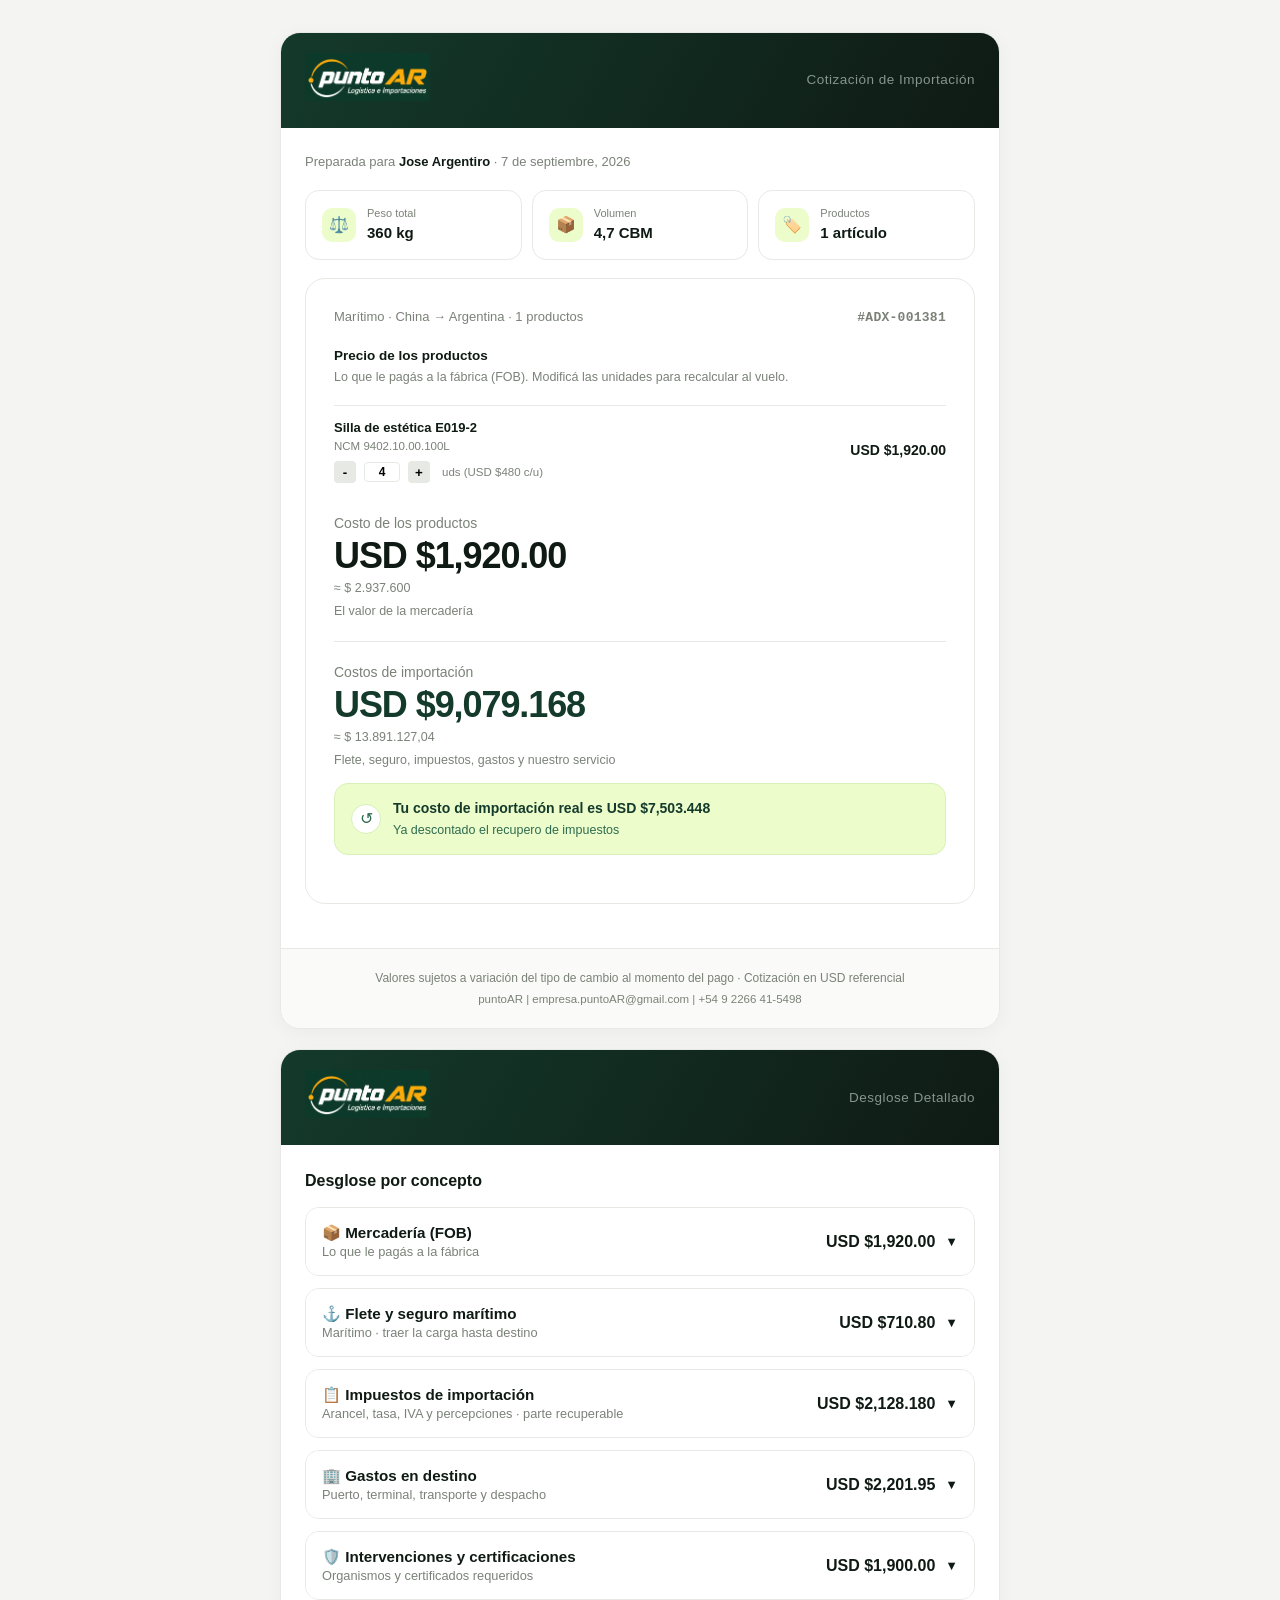
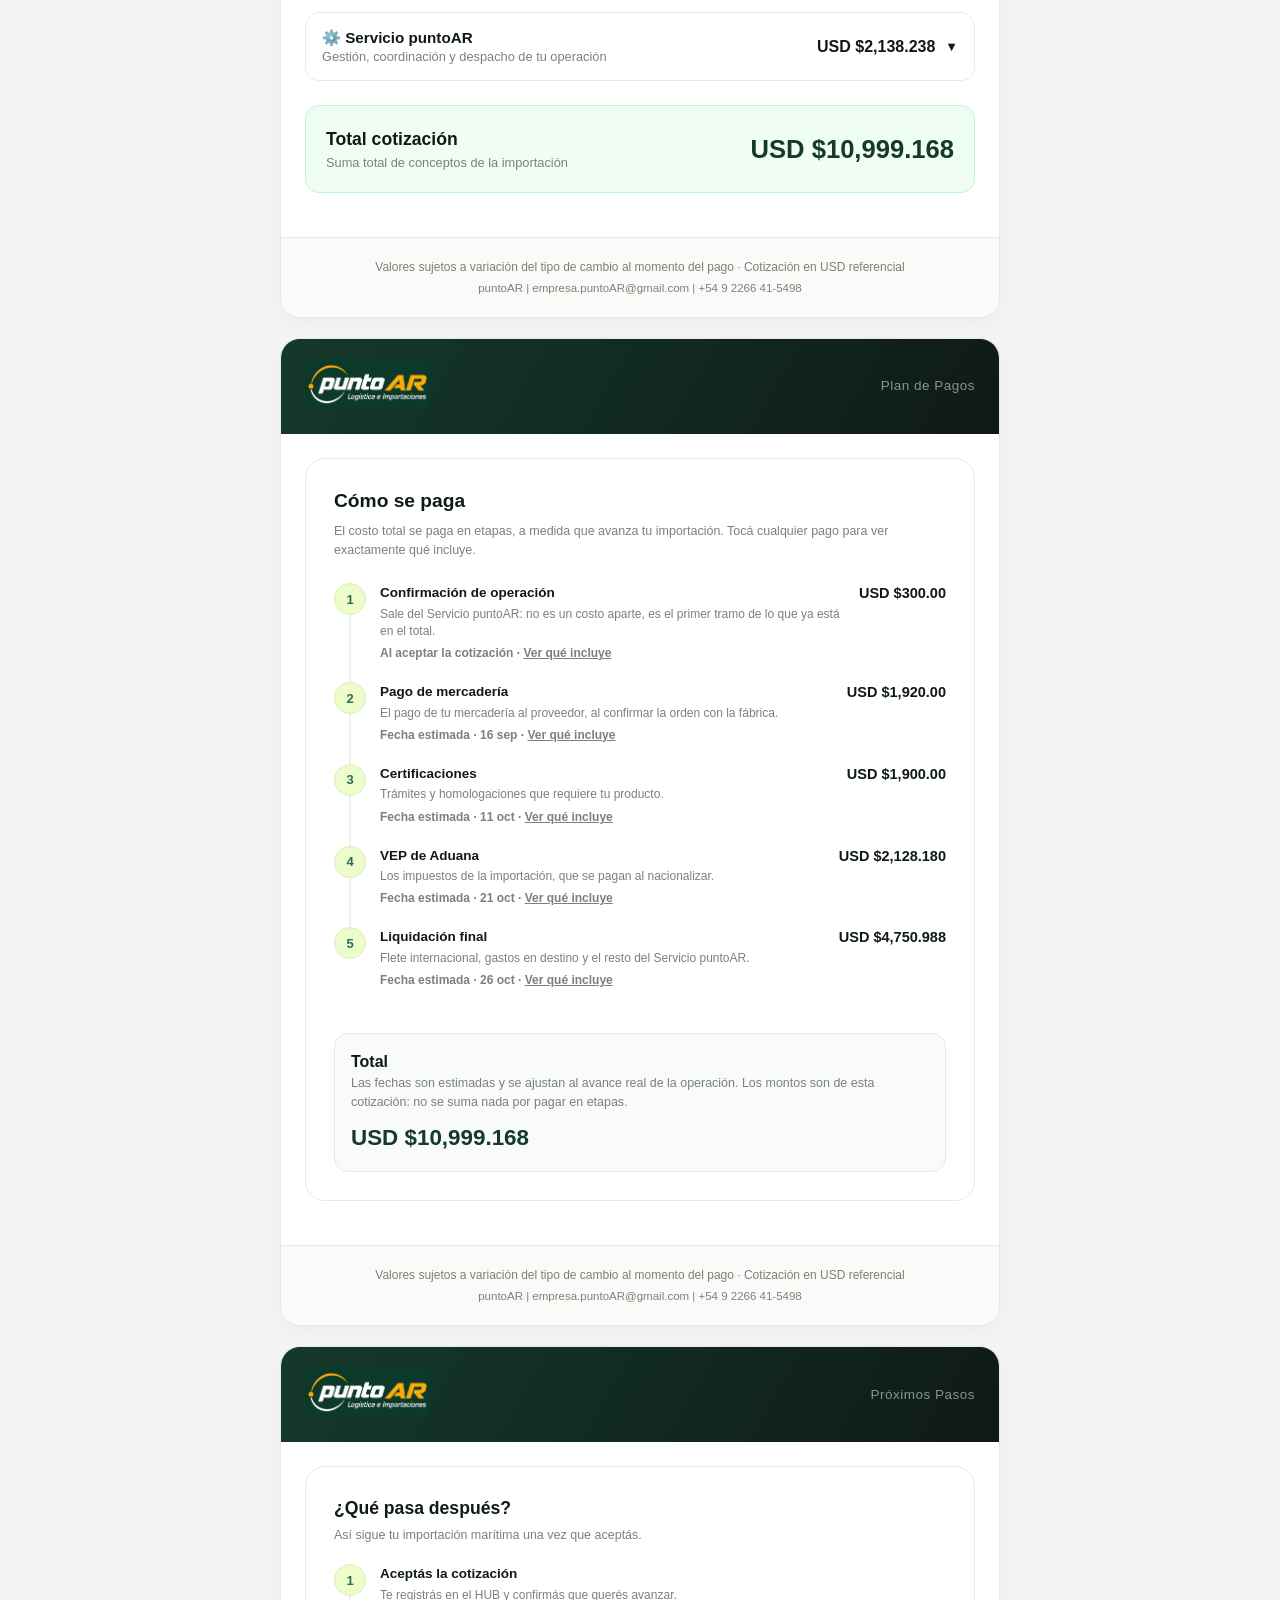
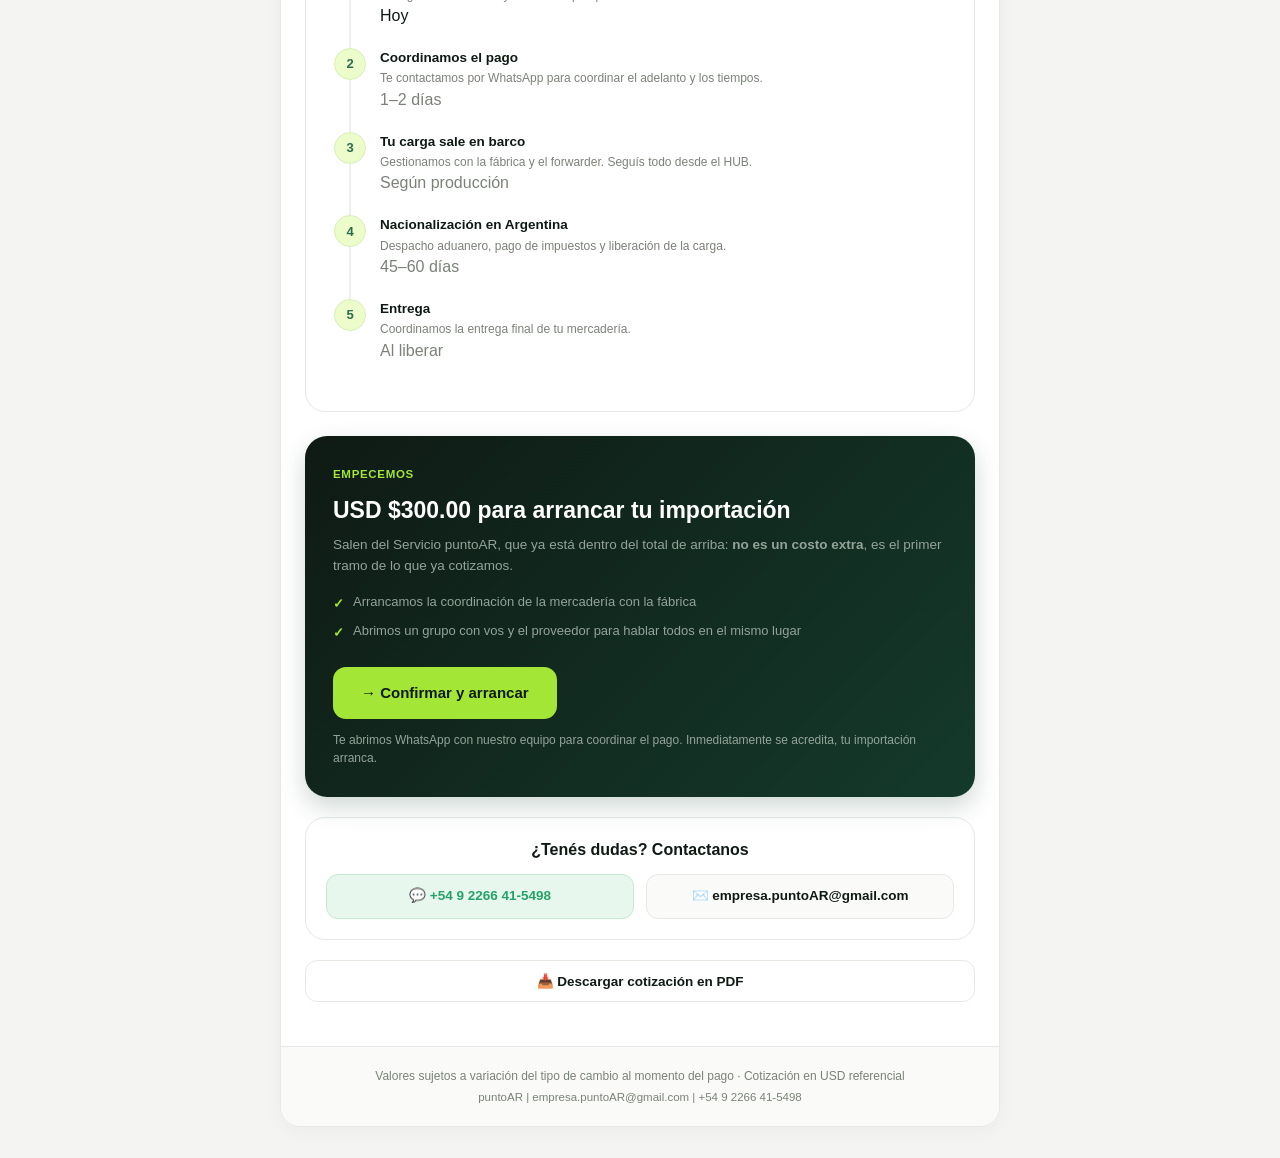
<file: index.html>
<!DOCTYPE html>
<html lang="es">
<head>
    <meta charset="UTF-8">
    <meta name="viewport" content="width=device-width, initial-scale=1.0">
    <title>Cotización e Importación - PuntoAR</title>
    <link rel="stylesheet" href="styles.css">
</head>
<body>

    <!-- Contenedor de notificaciones Toast -->
    <div id="toast-container"></div>

    <!-- ================= PÁGINA 1: RESUMEN EJECUTIVO ================= -->
    <div class="page">
        <div>
            <header>
                <div class="logo-container">
                    <img src="puntoAR_logo_placa_blanca_alargada2.png" alt="PuntoAR Logo">
                </div>
                <div class="header-title" style="font-size: 13.5px; color: rgb(148, 163, 154);">Cotización de Importación</div>
            </header>

            <div class="page-content">
                <div class="client-info">
                    Preparada para <b style="color: rgb(15, 26, 20); font-weight: 700;">Jose Argentiro</b> · 7 de septiembre, 2026
                </div>

                <!-- Tarjetas superiores -->
                <div class="summary-grid">
                    <div class="summary-card">
                        <div class="summary-icon">⚖️</div>
                        <div class="summary-info">
                            <span>Peso total</span>
                            <strong id="lbl-peso">360 kg</strong>
                        </div>
                    </div>
                    <div class="summary-card">
                        <div class="summary-icon">📦</div>
                        <div class="summary-info">
                            <span>Volumen</span>
                            <strong id="lbl-vol">4,7 CBM</strong>
                        </div>
                    </div>
                    <div class="summary-card">
                        <div class="summary-icon">🏷️</div>
                        <div class="summary-info">
                            <span>Productos</span>
                            <strong>1 artículo</strong>
                        </div>
                    </div>
                </div>

                <div class="section-box">
                    <div class="route-info">
                        <span>Marítimo · China → Argentina · 1 productos</span>
                        <span style="font-family: ui-monospace, monospace;">#ADX-001381</span>
                    </div>

                    <div style="margin-bottom: 18px;">
                        <div class="box-title">Precio de los productos</div>
                        <div class="box-desc">Lo que le pagás a la fábrica (FOB). Modificá las unidades para recalcular al vuelo.</div>

                        <div class="product-item">
                            <div>
                                <div class="product-name">Silla de estética E019-2</div>
                                <div class="product-detail">NCM 9402.10.00.100L</div>
                                <div class="qty-control">
                                    <button class="qty-btn" onclick="cambiarCantidad(-1)">-</button>
                                    <input type="text" id="input-qty" class="qty-input" value="4" readonly>
                                    <button class="qty-btn" onclick="cambiarCantidad(1)">+</button>
                                    <span style="font-size: 11.5px; color: var(--text-muted); margin-left: 4px;">uds (USD $480 c/u)</span>
                                </div>
                            </div>
                            <div class="product-price" id="val-fob-item">USD $1,920.00</div>
                        </div>
                    </div>

                    <div class="metric-block" style="border-bottom: 1px solid var(--border-color); padding-bottom: 20px; margin-bottom: 20px;">
                        <div class="metric-label">Costo de los productos</div>
                        <div class="metric-value" id="val-fob-total">USD $1,920.00</div>
                        <div class="metric-sub" id="val-ars-fob">≈ $ 2.937.600</div>
                        <div style="font-size: 12.5px; color: var(--text-muted); margin-top: 4px;">El valor de la mercadería</div>
                    </div>

                    <div class="metric-block">
                        <div class="metric-label">Costos de importación</div>
                        <div class="metric-value" style="color: var(--primary-color);" id="val-import-total">USD $8,377.27</div>
                        <div class="metric-sub" id="val-ars-import">≈ $ 12.817.222</div>
                        <div style="font-size: 12.5px; color: var(--text-muted); margin-top: 4px;">Flete, seguro, impuestos, gastos y nuestro servicio</div>

                        <!-- Banner de Recupero -->
                        <div class="recupero-banner">
                            <div class="recupero-icon">↺</div>
                            <div class="recupero-text">
                                <strong id="val-real-import">Tu costo de importación real es USD $6,322.55</strong>
                                <span>Ya descontado el recupero de impuestos</span>
                            </div>
                        </div>
                    </div>
                </div>
            </div>
        </div>

        <footer>
            Valores sujetos a variación del tipo de cambio al momento del pago · Cotización en USD referencial
            <div>puntoAR | empresa.puntoAR@gmail.com | +54 9 2266 41-5498</div>
        </footer>
    </div>

    <!-- ================= PÁGINA 2: DESGLOSE DETALLADO CON ACORDEONES ================= -->
    <div class="page">
        <div>
            <header>
                <div class="logo-container">
                    <img src="puntoAR_logo_placa_blanca_alargada2.png" alt="PuntoAR Logo">
                </div>
                <div class="header-title" style="font-size: 13.5px; color: rgb(148, 163, 154);">Desglose Detallado</div>
            </header>

            <div class="page-content">
                <div style="margin-bottom: 24px;">
                    <h3 style="font-size: 16px; font-weight: 800; margin-bottom: 14px;">Desglose por concepto</h3>

                    <!-- 1. Mercadería (FOB) -->
                    <div class="accordion-item">
                        <button class="accordion-header" onclick="toggleAccordion('fob-content', this)">
                            <div>
                                <div class="accordion-title">📦 Mercadería (FOB)</div>
                                <div class="accordion-subtitle">Lo que le pagás a la fábrica</div>
                            </div>
                            <div class="accordion-price"><span id="acc-fob">USD $1,920.00</span> <span class="accordion-arrow" style="font-size:0.8rem">▼</span></div>
                        </button>
                        <div id="fob-content" class="accordion-content">
                            <div class="sub-row"><span id="sub-item-desc">Silla de estética E019-2 (4 uds)</span><span id="sub-item-val">USD $1,920.00</span></div>
                        </div>
                    </div>

                    <!-- 2. Flete y seguro marítimo -->
                    <div class="accordion-item">
                        <button class="accordion-header" onclick="toggleAccordion('flete-content', this)">
                            <div>
                                <div class="accordion-title">⚓ Flete y seguro marítimo</div>
                                <div class="accordion-subtitle">Marítimo · traer la carga hasta destino</div>
                            </div>
                            <div class="accordion-price"><span id="acc-flete">USD $710.80</span> <span class="accordion-arrow" style="font-size:0.8rem">▼</span></div>
                        </button>
                        <div id="flete-content" class="accordion-content">
                            <div class="sub-row"><span>Flete internacional</span><span id="sub-flete-int">USD $684.75</span></div>
                            <div class="sub-row"><span>Seguro internacional</span><span id="sub-seguro">USD $26.05</span></div>
                        </div>
                    </div>

                    <!-- 3. Impuestos de importación -->
                    <div class="accordion-item">
                        <button class="accordion-header" onclick="toggleAccordion('impuestos-content', this)">
                            <div>
                                <div class="accordion-title">📋 Impuestos de importación</div>
                                <div class="accordion-subtitle">Arancel, tasa, IVA y percepciones · parte recuperable</div>
                            </div>
                            <div class="accordion-price"><span id="acc-imp">USD $2,128.18</span> <span class="accordion-arrow" style="font-size:0.8rem">▼</span></div>
                        </button>
                        <div id="impuestos-content" class="accordion-content">
                            <div class="sub-row"><span>Derechos de importación (arancel)</span><span id="imp-1">USD $473.54</span></div>
                            <div class="sub-row"><span>Tasa estadística</span><span id="imp-2">USD $78.92</span></div>
                            <div class="sub-row"><span>IVA</span><span id="imp-3">USD $668.49</span></div>
                            <div class="sub-row"><span>IVA adicional</span><span id="imp-4">USD $636.65</span></div>
                            <div class="sub-row"><span>Percepción IIBB</span><span id="imp-5">USD $79.58</span></div>
                            <div class="sub-row"><span>Percepción Ganancias</span><span id="imp-6">USD $191.00</span></div>
                        </div>
                    </div>

                    <!-- 4. Gastos en destino -->
                    <div class="accordion-item">
                        <button class="accordion-header" onclick="toggleAccordion('gastos-content', this)">
                            <div>
                                <div class="accordion-title">🏢 Gastos en destino</div>
                                <div class="accordion-subtitle">Puerto, terminal, transporte y despacho</div>
                            </div>
                            <div class="accordion-price"><span id="acc-gastos">USD $2,201.95</span> <span class="accordion-arrow" style="font-size:0.8rem">▼</span></div>
                        </button>
                        <div id="gastos-content" class="accordion-content">
                            <div class="sub-row"><span>Tasa AGP (LCL)</span><span>USD $18.89</span></div>
                            <div class="sub-row"><span>Manejo de documentación (LCL)</span><span>USD $75.00</span></div>
                            <div class="sub-row"><span>Gastos administrativos depósito LCL</span><span>USD $80.00</span></div>
                            <div class="sub-row"><span>CF TLAT</span><span>USD $90.00</span></div>
                            <div class="sub-row"><span>Gastos operativos</span><span>USD $300.00</span></div>
                            <div class="sub-row"><span>Desconsolidación</span><span>USD $118.06</span></div>
                            <div class="sub-row"><span>Emisión BL</span><span>USD $65.00</span></div>
                            <div class="sub-row"><span>Depósito fiscal LCL 0 - 5 m³</span><span id="gastos-dep">USD $865.00</span></div>
                            <div class="sub-row"><span>Entrega LCL 0 - 5 m³</span><span>USD $165.00</span></div>
                            <div class="sub-row"><span>Aduana y liberación</span><span>USD $350.00</span></div>
                        </div>
                    </div>

                    <!-- 5. Intervenciones y certificaciones -->
                    <div class="accordion-item">
                        <button class="accordion-header" onclick="toggleAccordion('cert-content', this)">
                            <div>
                                <div class="accordion-title">🛡️ Intervenciones y certificaciones</div>
                                <div class="accordion-subtitle">Organismos y certificados requeridos</div>
                            </div>
                            <div class="accordion-price">USD $1,900.00 <span class="accordion-arrow" style="font-size:0.8rem">▼</span></div>
                        </button>
                        <div id="cert-content" class="accordion-content">
                            <div class="sub-row"><span>ANMAT</span><span>USD $600.00</span></div>
                            <div class="sub-row"><span>Seguridad Eléctrica (certificación completa)</span><span>USD $1,300.00</span></div>
                        </div>
                    </div>

                    <!-- 6. Servicio puntoAR -->
                    <div class="accordion-item">
                        <button class="accordion-header" onclick="toggleAccordion('aduanex-content', this)">
                            <div>
                                <div class="accordion-title">⚙️ Servicio puntoAR</div>
                                <div class="accordion-subtitle">Gestión, coordinación y despacho de tu operación</div>
                            </div>
                            <div class="accordion-price"><span id="acc-serv">USD $1,436.34</span> <span class="accordion-arrow" style="font-size:0.8rem">▼</span></div>
                        </button>
                        <div id="aduanex-content" class="accordion-content">
                            <div class="sub-row"><span>Gestión y coordinación de la operación</span><span id="serv-val">USD $1,436.34</span></div>
                        </div>
                    </div>

                </div>

                <!-- Total de la cotización -->
                <div style="background: #f0fdf4; border: 1px solid #bbf7d0; border-radius: 14px; padding: 20px; display: flex; justify-content: space-between; align-items: center; margin-bottom: 20px; flex-wrap: wrap; gap: 10px;">
                    <div>
                        <strong style="font-size: 1.1rem; color: var(--primary-dark);">Total cotización</strong>
                        <p style="font-size: 0.8rem; color: var(--text-muted);">Suma total de conceptos de la importación</p>
                    </div>
                    <div style="font-size: 1.6rem; font-weight: 800; color: var(--primary-color);" id="val-total-general">USD $10,257.27</div>
                </div>
            </div>
        </div>

        <footer>
            Valores sujetos a variación del tipo de cambio al momento del pago · Cotización en USD referencial
            <div>puntoAR | empresa.puntoAR@gmail.com | +54 9 2266 41-5498</div>
        </footer>
    </div>

    <!-- ================= PÁGINA 3: PLAN DE PAGOS ================= -->
    <div class="page">
        <div>
            <header>
                <div class="logo-container">
                    <img src="puntoAR_logo_placa_blanca_alargada2.png" alt="PuntoAR Logo">
                </div>
                <div class="header-title" style="font-size: 13.5px; color: rgb(148, 163, 154);">Plan de Pagos</div>
            </header>

            <div class="page-content">
                <div class="section-box">
                    <div class="box-title" style="font-size: 1.2rem; margin-bottom: 6px;">Cómo se paga</div>
                    <div class="box-desc" style="margin-bottom: 24px;">El costo total se paga en etapas, a medida que avanza tu importación. Tocá cualquier pago para ver exactamente qué incluye.</div>

                    <div class="timeline-container">
                        
                        <!-- Paso 1 -->
                        <div class="timeline-step">
                            <div class="timeline-number">1</div>
                            <div style="flex-grow: 1; width: calc(100% - 46px);">
                                <div style="display: flex; justify-content: space-between; align-items: flex-start; gap: 12px;">
                                    <div class="timeline-text">
                                        <h4>Confirmación de operación</h4>
                                        <p>Sale del Servicio puntoAR: no es un costo aparte, es el primer tramo de lo que ya está en el total.</p>
                                        <div style="font-size: 12px; font-weight: 700; margin-top: 4px; color: var(--text-muted);">
                                            Al aceptar la cotización · <button onclick="togglePaymentDetail('pay-1', this)" class="detail-toggle-btn">Ver qué incluye</button>
                                        </div>
                                    </div>
                                    <div class="timeline-amount">USD $300.00</div>
                                </div>
                                <div id="pay-1" class="payment-dropdown-content">
                                    <div style="font-weight: 700; color: var(--text-green); margin-bottom: 8px;">Con este pago arrancamos</div>
                                    <div style="display: grid; gap: 6px; color: var(--text-muted);">
                                        <div>✓ Arrancamos la coordinación de la mercadería con la fábrica</div>
                                        <div>✓ Abrimos un grupo con vos y el proveedor para hablar todos en el mismo lugar</div>
                                    </div>
                                    <div style="border-top: 1px dashed var(--border-color); margin-top: 10px; padding-top: 8px; font-size: 11.5px; color: var(--text-muted);">Sale del Servicio puntoAR, que ya está dentro del total de arriba. No se suma: se adelanta.</div>
                                </div>
                            </div>
                        </div>

                        <!-- Paso 2 -->
                        <div class="timeline-step">
                            <div class="timeline-number">2</div>
                            <div style="flex-grow: 1; width: calc(100% - 46px);">
                                <div style="display: flex; justify-content: space-between; align-items: flex-start; gap: 12px;">
                                    <div class="timeline-text">
                                        <h4>Pago de mercadería</h4>
                                        <p>El pago de tu mercadería al proveedor, al confirmar la orden con la fábrica.</p>
                                        <div style="font-size: 12px; font-weight: 700; margin-top: 4px; color: var(--text-muted);">
                                            Fecha estimada · 16 sep · <button onclick="togglePaymentDetail('pay-2', this)" class="detail-toggle-btn">Ver qué incluye</button>
                                        </div>
                                    </div>
                                    <div class="timeline-amount" style="white-space: nowrap; margin-left: 10px;" id="t-step-2">USD $1,920.00</div>
                                </div>
                                <div id="pay-2" class="payment-dropdown-content">
                                    <div class="sub-row"><span id="pay-item-desc">Silla de estética E019-2 (4 uds)</span><span id="pay-item-val">USD $1,920.00</span></div>
                                </div>
                            </div>
                        </div>

                        <!-- Paso 3 -->
                        <div class="timeline-step">
                            <div class="timeline-number">3</div>
                            <div style="flex-grow: 1; width: calc(100% - 46px);">
                                <div style="display: flex; justify-content: space-between; align-items: flex-start; gap: 12px;">
                                    <div class="timeline-text">
                                        <h4>Certificaciones</h4>
                                        <p>Trámites y homologaciones que requiere tu producto.</p>
                                        <div style="font-size: 12px; font-weight: 700; margin-top: 4px; color: var(--text-muted);">
                                            Fecha estimada · 11 oct · <button onclick="togglePaymentDetail('pay-3', this)" class="detail-toggle-btn">Ver qué incluye</button>
                                        </div>
                                    </div>
                                    <div class="timeline-amount" style="white-space: nowrap; margin-left: 10px;">USD $1,900.00</div>
                                </div>
                                <div id="pay-3" class="payment-dropdown-content">
                                    <div class="sub-row"><span>ANMAT</span><span>USD $600.00</span></div>
                                    <div class="sub-row"><span>Seguridad Eléctrica (certificación completa)</span><span>USD $1,300.00</span></div>
                                </div>
                            </div>
                        </div>

                        <!-- Paso 4 -->
                        <div class="timeline-step">
                            <div class="timeline-number">4</div>
                            <div style="flex-grow: 1; width: calc(100% - 46px);">
                                <div style="display: flex; justify-content: space-between; align-items: flex-start; gap: 12px;">
                                    <div class="timeline-text">
                                        <h4>VEP de Aduana</h4>
                                        <p>Los impuestos de la importación, que se pagan al nacionalizar.</p>
                                        <div style="font-size: 12px; font-weight: 700; margin-top: 4px; color: var(--text-muted);">
                                            Fecha estimada · 21 oct · <button onclick="togglePaymentDetail('pay-4', this)" class="detail-toggle-btn">Ver qué incluye</button>
                                        </div>
                                    </div>
                                    <div class="timeline-amount" style="white-space: nowrap; margin-left: 10px;" id="t-step-4">USD $2,128.18</div>
                                </div>
                                <div id="pay-4" class="payment-dropdown-content">
                                    <div class="sub-row"><span>Derechos de importación (arancel)</span><span id="p-imp-1">USD $473.54</span></div>
                                    <div class="sub-row"><span>Tasa estadística</span><span id="p-imp-2">USD $78.92</span></div>
                                    <div class="sub-row"><span>IVA</span><span id="p-imp-3">USD $668.49</span></div>
                                    <div class="sub-row"><span>IVA adicional</span><span id="p-imp-4">USD $636.65</span></div>
                                    <div class="sub-row"><span>Percepción IIBB</span><span id="p-imp-5">USD $79.58</span></div>
                                    <div class="sub-row"><span>Percepción Ganancias</span><span id="p-imp-6">USD $191.00</span></div>
                                </div>
                            </div>
                        </div>

                        <!-- Paso 5 -->
                        <div class="timeline-step">
                            <div class="timeline-number">5</div>
                            <div style="flex-grow: 1; width: calc(100% - 46px);">
                                <div style="display: flex; justify-content: space-between; align-items: flex-start; gap: 12px;">
                                    <div class="timeline-text">
                                        <h4>Liquidación final</h4>
                                        <p>Flete internacional, gastos en destino y el resto del Servicio puntoAR.</p>
                                        <div style="font-size: 12px; font-weight: 700; margin-top: 4px; color: var(--text-muted);">
                                            Fecha estimada · 26 oct · <button onclick="togglePaymentDetail('pay-5', this)" class="detail-toggle-btn">Ver qué incluye</button>
                                        </div>
                                    </div>
                                    <div class="timeline-amount" style="white-space: nowrap; margin-left: 10px;" id="t-step-5">USD $4,049.09</div>
                                </div>
                                <div id="pay-5" class="payment-dropdown-content">
                                    <div class="sub-row"><span>Flete y seguro internacional</span><span>USD $710.80</span></div>
                                    <div class="sub-row"><span>Gastos en destino</span><span>USD $2,201.95</span></div>
                                    <div class="sub-row"><span>Servicio puntoAR (resto)</span><span id="p-serv-rest">USD $1,136.34</span></div>
                                </div>
                            </div>
                        </div>

                    </div>

                    <div style="background: #f9fafb; border: 1px solid var(--border-color); border-radius: 14px; padding: 16px; margin-top: 24px; display: flex; justify-content: space-between; align-items: center; flex-wrap: wrap; gap: 10px;">
                        <div>
                            <strong style="font-size: 1rem; color: var(--text-main);">Total</strong>
                            <p style="font-size: 0.78rem; color: var(--text-muted);">Las fechas son estimadas y se ajustan al avance real de la operación. Los montos son de esta cotización: no se suma nada por pagar en etapas.</p>
                        </div>
                        <div style="font-size: 1.4rem; font-weight: 800; color: var(--primary-color);" id="t-total-general">USD $10,257.27</div>
                    </div>
                </div>
            </div>
        </div>

        <footer>
            Valores sujetos a variación del tipo de cambio al momento del pago · Cotización en USD referencial
            <div>puntoAR | empresa.puntoAR@gmail.com | +54 9 2266 41-5498</div>
        </footer>
    </div>

    <!-- ================= PÁGINA 4: PRÓXIMOS PASOS Y EMPECEMOS ================= -->
    <div class="page">
        <div>
            <header>
                <div class="logo-container">
                    <img src="puntoAR_logo_placa_blanca_alargada2.png" alt="PuntoAR Logo">
                </div>
                <div class="header-title" style="font-size: 13.5px; color: rgb(148, 163, 154);">Próximos Pasos</div>
            </header>

            <div class="page-content">
                <div class="section-box" style="margin-bottom: 24px;">
                    <div class="box-title" style="font-size: 1.1rem; margin-bottom: 4px;">¿Qué pasa después?</div>
                    <div class="box-desc" style="margin-bottom: 20px;">Así sigue tu importación marítima una vez que aceptás.</div>

                    <div class="timeline-container">
                        <div class="timeline-step">
                            <div class="timeline-number">1</div>
                            <div class="timeline-content">
                                <div class="timeline-text">
                                    <h4>Aceptás la cotización</h4>
                                    <p>Te registrás en el HUB y confirmás que querés avanzar.</p>
                                    <span class="time-badge">Hoy</span>
                                </div>
                            </div>
                        </div>

                        <div class="timeline-step">
                            <div class="timeline-number">2</div>
                            <div class="timeline-content">
                                <div class="timeline-text">
                                    <h4>Coordinamos el pago</h4>
                                    <p>Te contactamos por WhatsApp para coordinar el adelanto y los tiempos.</p>
                                    <span class="time-badge" style="color: var(--text-muted);">1–2 días</span>
                                </div>
                            </div>
                        </div>

                        <div class="timeline-step">
                            <div class="timeline-number">3</div>
                            <div class="timeline-content">
                                <div class="timeline-text">
                                    <h4>Tu carga sale en barco</h4>
                                    <p>Gestionamos con la fábrica y el forwarder. Seguís todo desde el HUB.</p>
                                    <span class="time-badge" style="color: var(--text-muted);">Según producción</span>
                                </div>
                            </div>
                        </div>

                        <div class="timeline-step">
                            <div class="timeline-number">4</div>
                            <div class="timeline-content">
                                <div class="timeline-text">
                                    <h4>Nacionalización en Argentina</h4>
                                    <p>Despacho aduanero, pago de impuestos y liberación de la carga.</p>
                                    <span class="time-badge" style="color: var(--text-muted);">45–60 días</span>
                                </div>
                            </div>
                        </div>

                        <div class="timeline-step">
                            <div class="timeline-number">5</div>
                            <div class="timeline-content">
                                <div class="timeline-text">
                                    <h4>Entrega</h4>
                                    <p>Coordinamos la entrega final de tu mercadería.</p>
                                    <span class="time-badge" style="color: var(--text-muted);">Al liberar</span>
                                </div>
                            </div>
                        </div>
                    </div>
                </div>

                <!-- Tarjeta Oscura Empecemos -->
                <div class="dark-card">
                    <span style="font-size: 11.5px; font-weight: 800; letter-spacing: 0.06em; text-transform: uppercase; color: #A3E635; margin-bottom: 10px; display: block;">Empecemos</span>
                    <h3>USD $300.00 para arrancar tu importación</h3>
                    <p>Salen del Servicio puntoAR, que ya está dentro del total de arriba: <strong>no es un costo extra</strong>, es el primer tramo de lo que ya cotizamos.</p>
                    
                    <ul class="feature-list">
                        <li><span>✓</span> Arrancamos la coordinación de la mercadería con la fábrica</li>
                        <li><span>✓</span> Abrimos un grupo con vos y el proveedor para hablar todos en el mismo lugar</li>
                    </ul>

                    <a href="https://wa.me/5492266415498" target="_blank" class="btn-confirm" onclick="mostrarToast('Redirigiendo a WhatsApp de PuntoAR...')">
                        → Confirmar y arrancar
                    </a>
                    <div style="font-size: 12px; color: #94a39a; margin-top: 12px;">
                        Te abrimos WhatsApp con nuestro equipo para coordinar el pago. Inmediatamente se acredita, tu importación arranca.
                    </div>
                </div>

                <!-- Bloque de Dudas / Contacto -->
                <div class="section-box" style="text-align: center; padding: 20px;">
                    <div style="font-weight: 700; font-size: 1rem; margin-bottom: 12px;">¿Tenés dudas? Contactanos</div>
                    <div class="contact-grid">
                        <a href="https://wa.me/5492266415498" class="contact-box whatsapp" onclick="mostrarToast('Abriendo chat de soporte...')">
                            💬 +54 9 2266 41-5498
                        </a>
                        <a href="mailto:empresa.puntoAR@gmail.com" class="contact-box">
                            ✉️ empresa.puntoAR@gmail.com
                        </a>
                    </div>
                </div>

                <!-- Botón de Descarga PDF al final -->
                <button onclick="guardarPDF()" class="btn-pdf">
                    📥 Descargar cotización en PDF
                </button>
            </div>
        </div>

        <footer>
            Valores sujetos a variación del tipo de cambio al momento del pago · Cotización en USD referencial
            <div>puntoAR | empresa.puntoAR@gmail.com | +54 9 2266 41-5498</div>
        </footer>
    </div>

    <!-- Cargar configuración primero y luego la lógica -->
    <script src="config.js?v=2"></script>
    <script src="app.js?v=2"></script>
</body>
</html>
</file>
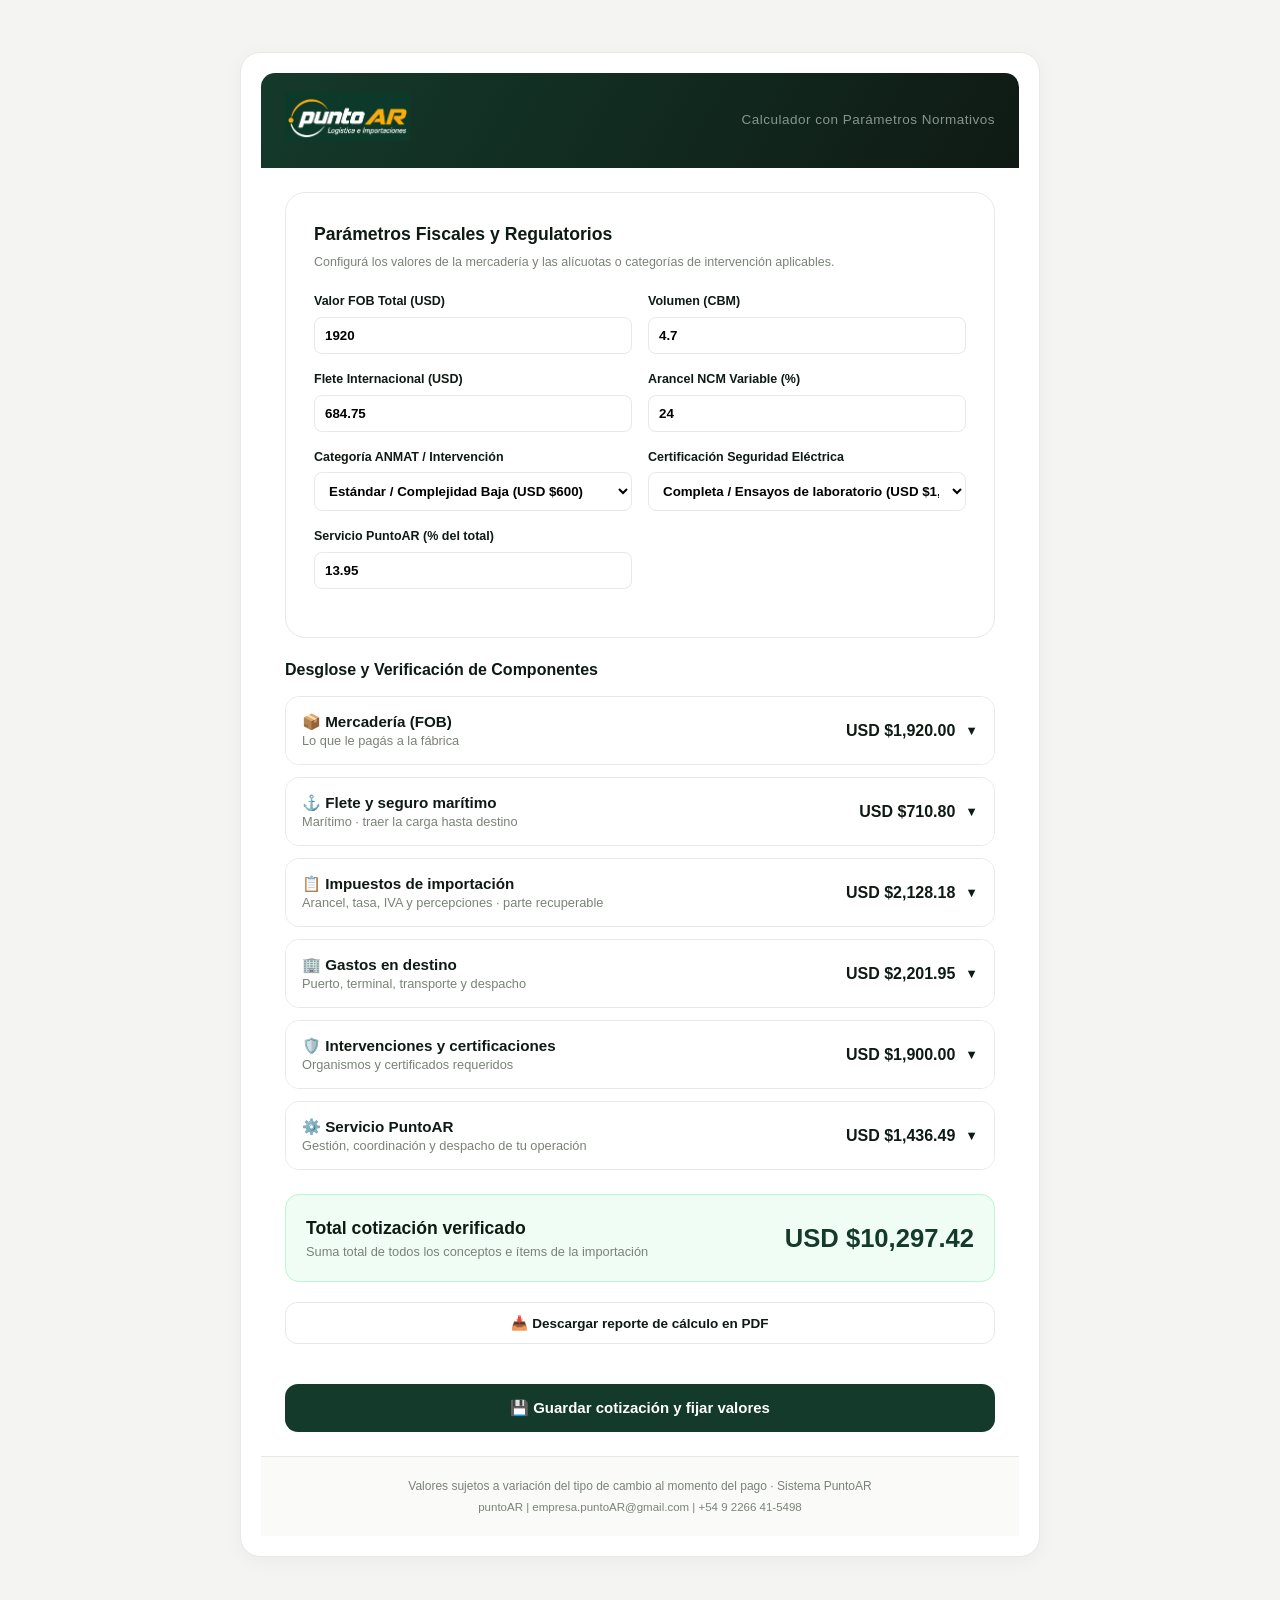
<file: cargar-items.html>
<!DOCTYPE html>
<html lang="es">
<head>
    <meta charset="UTF-8">
    <meta name="viewport" content="width=device-width, initial-scale=1.0">
    <title>Calculador Avanzado de Ítems - PuntoAR</title>
    <link rel="stylesheet" href="styles.css">
</head>
<body>

    <!-- Contenedor de notificaciones Toast -->
    <div id="toast-container"></div>

    <div class="page" style="max-width: 800px; margin: 40px auto; padding: 20px;">
        <header style="border-radius: 14px 14px 0 0;">
            <div class="logo-container">
                <img src="puntoAR_logo_placa_blanca_alargada2.png" alt="PuntoAR Logo">
            </div>
            <div class="header-title" style="font-size: 13.5px; color: rgb(148, 163, 154);">Calculador con Parámetros Normativos</div>
        </header>

        <div class="page-content">
            <div class="section-box">
                <div class="box-title" style="font-size: 1.1rem; margin-bottom: 6px;">Parámetros Fiscales y Regulatorios</div>
                <div class="box-desc" style="margin-bottom: 20px;">Configurá los valores de la mercadería y las alícuotas o categorías de intervención aplicables.</div>

                <div style="display: grid; grid-template-columns: 1fr 1fr; gap: 16px; margin-bottom: 20px;">
                    <div>
                        <label style="font-size: 12.5px; font-weight: 700; display: block; margin-bottom: 6px;">Valor FOB Total (USD)</label>
                        <input type="number" id="input-fob" value="1920" style="width: 100%; padding: 10px; border: 1px solid var(--border-color); border-radius: 8px; font-weight: 700;" oninput="calcularDinamico()">
                    </div>
                    <div>
                        <label style="font-size: 12.5px; font-weight: 700; display: block; margin-bottom: 6px;">Volumen (CBM)</label>
                        <input type="number" id="input-cbm" value="4.7" step="0.1" style="width: 100%; padding: 10px; border: 1px solid var(--border-color); border-radius: 8px; font-weight: 700;" oninput="calcularDinamico()">
                    </div>
                    <div>
                        <label style="font-size: 12.5px; font-weight: 700; display: block; margin-bottom: 6px;">Flete Internacional (USD)</label>
                        <input type="number" id="input-flete" value="684.75" style="width: 100%; padding: 10px; border: 1px solid var(--border-color); border-radius: 8px; font-weight: 700;" oninput="calcularDinamico()">
                    </div>
                    <div>
                        <label style="font-size: 12.5px; font-weight: 700; display: block; margin-bottom: 6px;">Arancel NCM Variable (%)</label>
                        <input type="number" id="input-arancel-pct" value="24" style="width: 100%; padding: 10px; border: 1px solid var(--border-color); border-radius: 8px; font-weight: 700;" oninput="calcularDinamico()">
                    </div>
                    <div>
                        <label style="font-size: 12.5px; font-weight: 700; display: block; margin-bottom: 6px;">Categoría ANMAT / Intervención</label>
                        <select id="select-anmat" style="width: 100%; padding: 10px; border: 1px solid var(--border-color); border-radius: 8px; font-weight: 700; background: #fff;" onchange="calcularDinamico()">
                            <option value="600">Estándar / Complejidad Baja (USD $600)</option>
                            <option value="1200">Complejidad Alta / Múltiples productos (USD $1,200)</option>
                            <option value="0">Sin intervención ANMAT (USD $0)</option>
                        </select>
                    </div>
                    <div>
                        <label style="font-size: 12.5px; font-weight: 700; display: block; margin-bottom: 6px;">Certificación Seguridad Eléctrica</label>
                        <select id="select-seguridad" style="width: 100%; padding: 10px; border: 1px solid var(--border-color); border-radius: 8px; font-weight: 700; background: #fff;" onchange="calcularDinamico()">
                            <option value="1300">Completa / Ensayos de laboratorio (USD $1,300)</option>
                            <option value="650">Simplificada / Homologación parcial (USD $650)</option>
                            <option value="0">No requiere (USD $0)</option>
                        </select>
                    </div>
                    <div>
                        <label style="font-size: 12.5px; font-weight: 700; display: block; margin-bottom: 6px;">Servicio PuntoAR (% del total)</label>
                        <input type="number" id="input-servicio-pct" value="13.95" step="0.01" style="width: 100%; padding: 10px; border: 1px solid var(--border-color); border-radius: 8px; font-weight: 700;" oninput="calcularDinamico()">
                    </div>
                </div>
            </div>

            <!-- Desglose Completo por Conceptos -->
            <div style="margin-bottom: 24px;">
                <h3 style="font-size: 16px; font-weight: 800; margin-bottom: 14px;">Desglose y Verificación de Componentes</h3>

                <!-- 1. Mercadería FOB -->
                <div class="accordion-item">
                    <button class="accordion-header" onclick="toggleAccordion('fob-content', this)">
                        <div>
                            <div class="accordion-title">📦 Mercadería (FOB)</div>
                            <div class="accordion-subtitle">Lo que le pagás a la fábrica</div>
                        </div>
                        <div class="accordion-price"><span id="res-fob">USD $1,920.00</span> <span class="accordion-arrow" style="font-size:0.8rem">▼</span></div>
                    </button>
                    <div id="fob-content" class="accordion-content">
                        <div class="sub-row"><span>Valor total de la mercadería declarada</span><span id="sub-fob-val">USD $1,920.00</span></div>
                    </div>
                </div>

                <!-- 2. Flete y seguro marítimo -->
                <div class="accordion-item">
                    <button class="accordion-header" onclick="toggleAccordion('flete-content', this)">
                        <div>
                            <div class="accordion-title">⚓ Flete y seguro marítimo</div>
                            <div class="accordion-subtitle">Marítimo · traer la carga hasta destino</div>
                        </div>
                        <div class="accordion-price"><span id="res-flete-seguro">USD $710.80</span> <span class="accordion-arrow" style="font-size:0.8rem">▼</span></div>
                    </button>
                    <div id="flete-content" class="accordion-content">
                        <div class="sub-row"><span>Flete internacional</span><span id="sub-flete-int">USD $684.75</span></div>
                        <div class="sub-row"><span>Seguro internacional</span><span id="sub-seguro-int">USD $26.05</span></div>
                    </div>
                </div>

                <!-- 3. Impuestos de importación -->
                <div class="accordion-item">
                    <button class="accordion-header" onclick="toggleAccordion('impuestos-content', this)">
                        <div>
                            <div class="accordion-title">📋 Impuestos de importación</div>
                            <div class="accordion-subtitle">Arancel, tasa, IVA y percepciones · parte recuperable</div>
                        </div>
                        <div class="accordion-price"><span id="res-total-imp">USD $2,128.18</span> <span class="accordion-arrow" style="font-size:0.8rem">▼</span></div>
                    </button>
                    <div id="impuestos-content" class="accordion-content">
                        <div class="sub-row"><span>Derechos de importación (arancel)</span><span id="sub-arancel">USD $473.54</span></div>
                        <div class="sub-row"><span>Tasa estadística</span><span id="sub-tasa">USD $78.92</span></div>
                        <div class="sub-row"><span>IVA</span><span id="sub-iva">USD $668.49</span></div>
                        <div class="sub-row"><span>IVA adicional</span><span id="sub-iva-add">USD $636.65</span></div>
                        <div class="sub-row"><span>Percepción IIBB</span><span id="sub-iibb">USD $79.58</span></div>
                        <div class="sub-row"><span>Percepción Ganancias</span><span id="sub-ganancias">USD $191.00</span></div>
                    </div>
                </div>

                <!-- 4. Gastos en destino -->
                <div class="accordion-item">
                    <button class="accordion-header" onclick="toggleAccordion('gastos-content', this)">
                        <div>
                            <div class="accordion-title">🏢 Gastos en destino</div>
                            <div class="accordion-subtitle">Puerto, terminal, transporte y despacho</div>
                        </div>
                        <div class="accordion-price"><span id="res-gastos">USD $2,201.95</span> <span class="accordion-arrow" style="font-size:0.8rem">▼</span></div>
                    </button>
                    <div id="gastos-content" class="accordion-content">
                        <div class="sub-row"><span>Tasa AGP (LCL)</span><span id="g-1">USD $18.89</span></div>
                        <div class="sub-row"><span>Manejo de documentación (LCL)</span><span id="g-2">USD $75.00</span></div>
                        <div class="sub-row"><span>Gastos administrativos depósito LCL</span><span id="g-3">USD $80.00</span></div>
                        <div class="sub-row"><span>CF TLAT</span><span id="g-4">USD $90.00</span></div>
                        <div class="sub-row"><span>Gastos operativos</span><span id="g-5">USD $300.00</span></div>
                        <div class="sub-row"><span>Desconsolidación</span><span id="g-6">USD $118.06</span></div>
                        <div class="sub-row"><span>Emisión BL</span><span id="g-7">USD $65.00</span></div>
                        <div class="sub-row"><span>Depósito fiscal LCL 0 - 5 m³</span><span id="g-8">USD $865.00</span></div>
                        <div class="sub-row"><span>Entrega LCL 0 - 5 m³</span><span id="g-9">USD $165.00</span></div>
                        <div class="sub-row"><span>Aduana y liberación</span><span id="g-10">USD $350.00</span></div>
                    </div>
                </div>

                <!-- 5. Intervenciones y certificaciones -->
                <div class="accordion-item">
                    <button class="accordion-header" onclick="toggleAccordion('cert-content', this)">
                        <div>
                            <div class="accordion-title">🛡️ Intervenciones y certificaciones</div>
                            <div class="accordion-subtitle">Organismos y certificados requeridos</div>
                        </div>
                        <div class="accordion-price"><span id="res-cert">USD $1,900.00</span> <span class="accordion-arrow" style="font-size:0.8rem">▼</span></div>
                    </button>
                    <div id="cert-content" class="accordion-content">
                        <div class="sub-row"><span>ANMAT / Organismo regulador</span><span id="c-1">USD $600.00</span></div>
                        <div class="sub-row"><span>Seguridad Eléctrica / Certificación</span><span id="c-2">USD $1,300.00</span></div>
                    </div>
                </div>

                <!-- 6. Servicio PuntoAR -->
                <div class="accordion-item">
                    <button class="accordion-header" onclick="toggleAccordion('serv-content', this)">
                        <div>
                            <div class="accordion-title">⚙️ Servicio PuntoAR</div>
                            <div class="accordion-subtitle">Gestión, coordinación y despacho de tu operación</div>
                        </div>
                        <div class="accordion-price"><span id="res-servicio">USD $957.34</span> <span class="accordion-arrow" style="font-size:0.8rem">▼</span></div>
                    </button>
                    <div id="serv-content" class="accordion-content">
                        <div class="sub-row"><span>Gestión y coordinación de la operación</span><span id="sub-serv-val">USD $957.34</span></div>
                    </div>
                </div>

            </div>

            <!-- Total General -->
            <div style="background: #f0fdf4; border: 1px solid #bbf7d0; border-radius: 14px; padding: 20px; display: flex; justify-content: space-between; align-items: center; margin-bottom: 20px;">
                <div>
                    <strong style="font-size: 1.1rem; color: var(--primary-dark);">Total cotización verificado</strong>
                    <p style="font-size: 0.8rem; color: var(--text-muted);">Suma total de todos los conceptos e ítems de la importación</p>
                </div>
                <div style="font-size: 1.6rem; font-weight: 800; color: var(--primary-color);" id="res-total-general">USD $9,818.27</div>
            </div>

            <button onclick="guardarPDF()" class="btn-pdf">
                📥 Descargar reporte de cálculo en PDF
            </button>
            <button onclick="guardarDatosCotizacion()" class="btn-confirm" style="width: 100%; margin-top: 20px; justify-content: center; background: var(--primary-color); color: #fff;">
                💾 Guardar cotización y fijar valores
            </button>
        </div>

        <footer>
            Valores sujetos a variación del tipo de cambio al momento del pago · Sistema PuntoAR
            <div>puntoAR | empresa.puntoAR@gmail.com | +54 9 2266 41-5498</div>
        </footer>
    </div>

    <script src="calculador.js?v=2"></script>
</body>
</html>
</file>
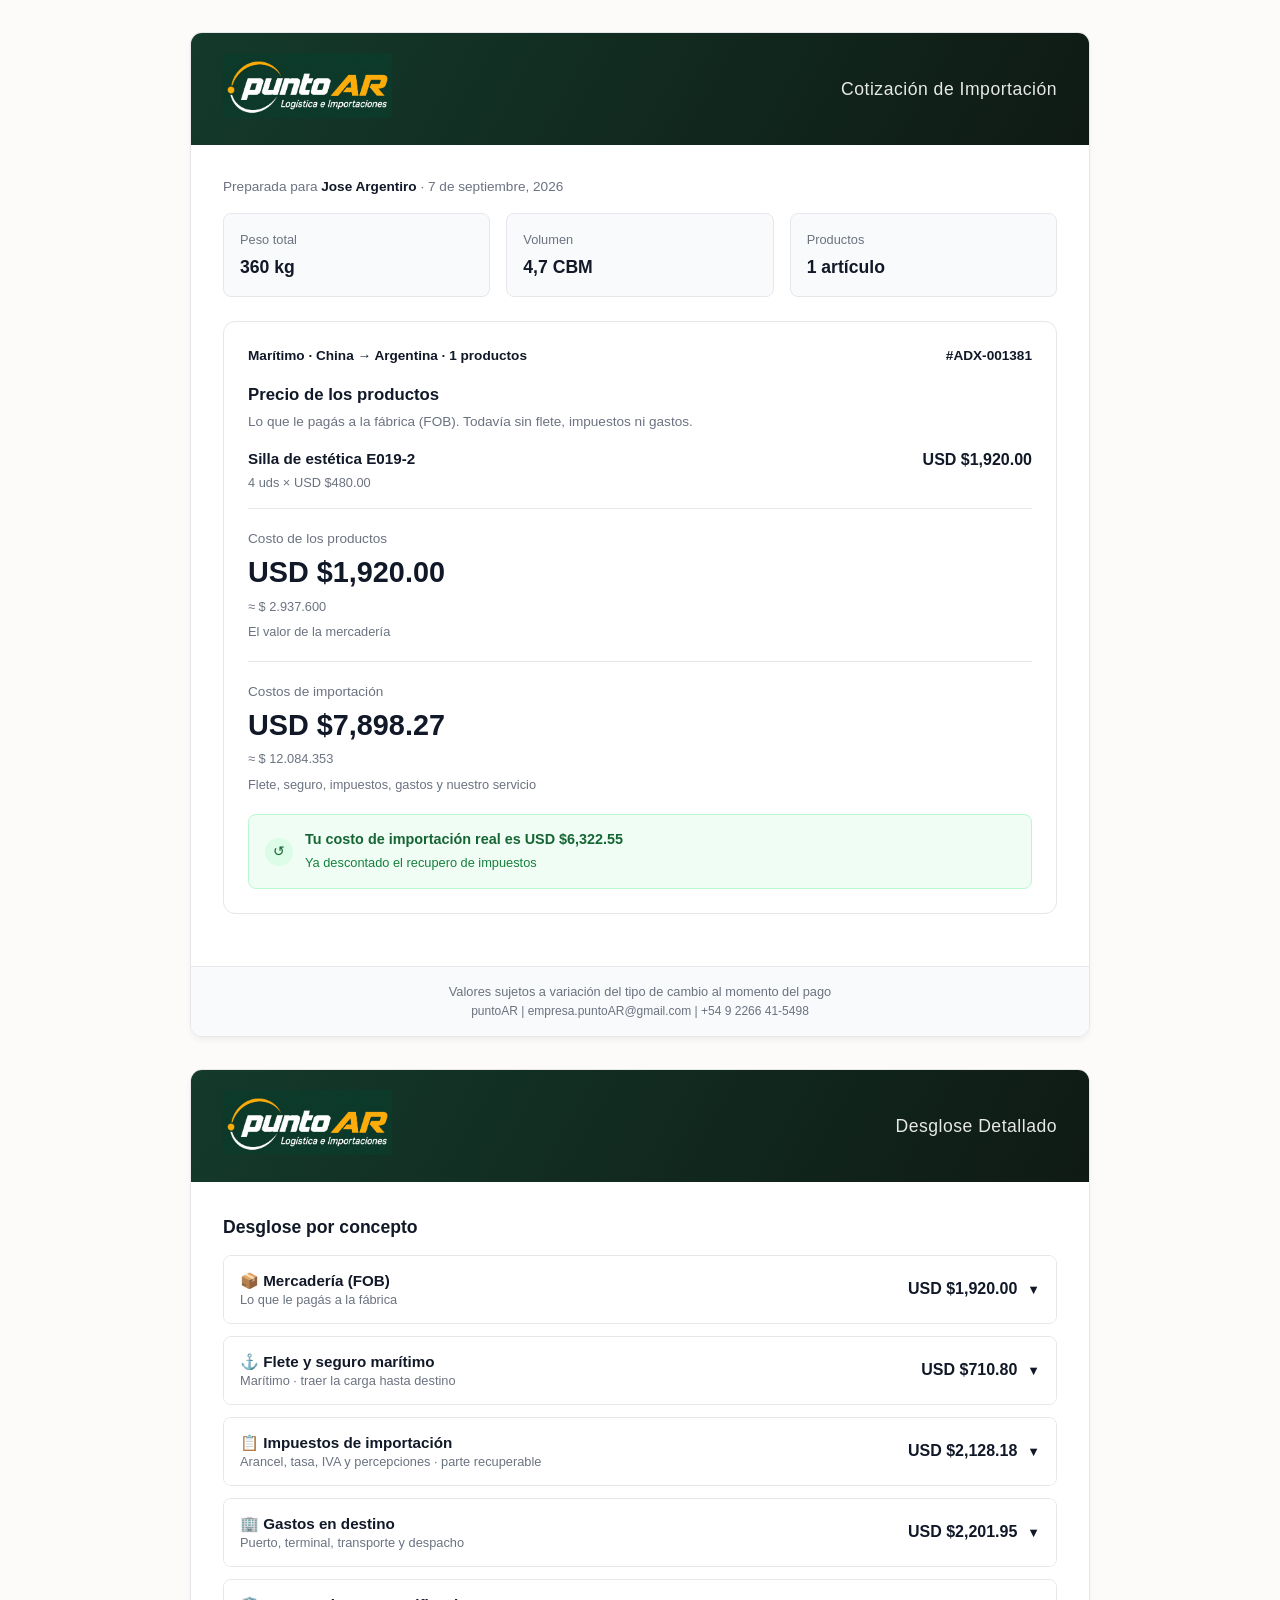
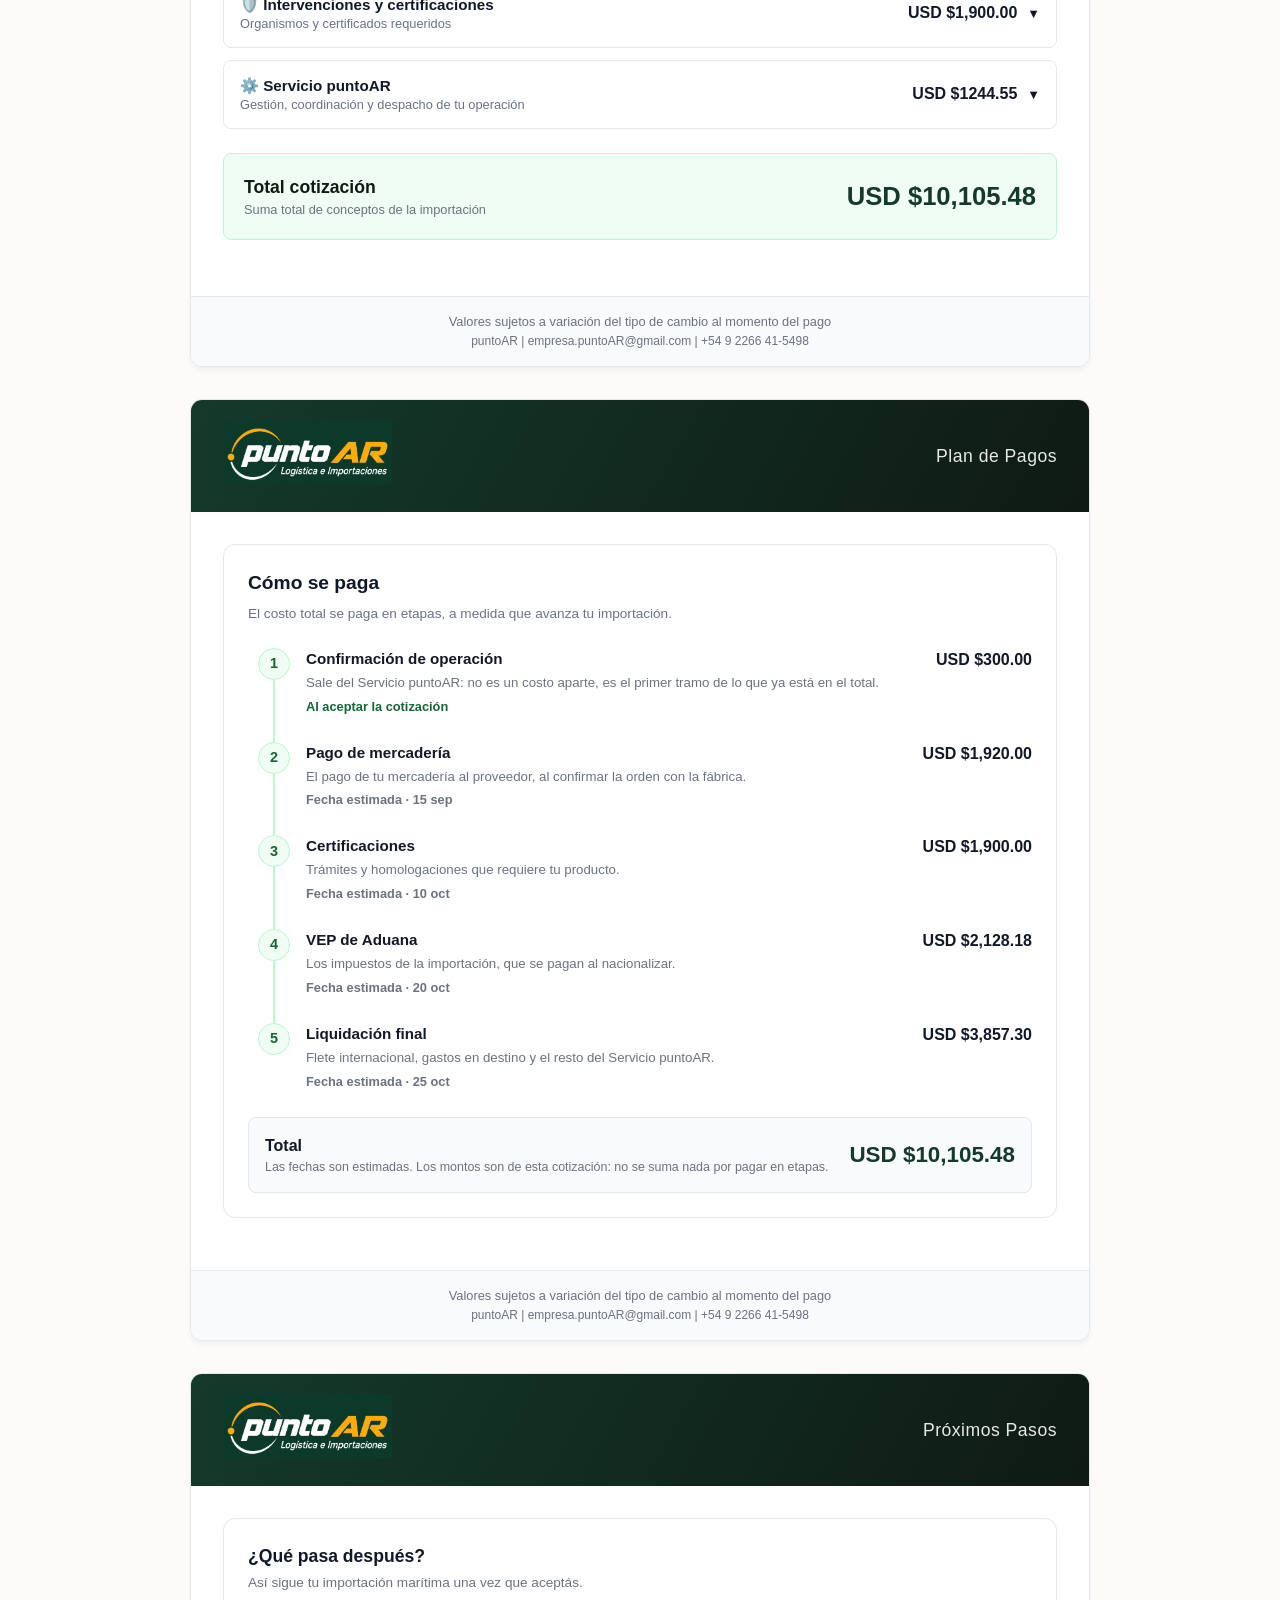
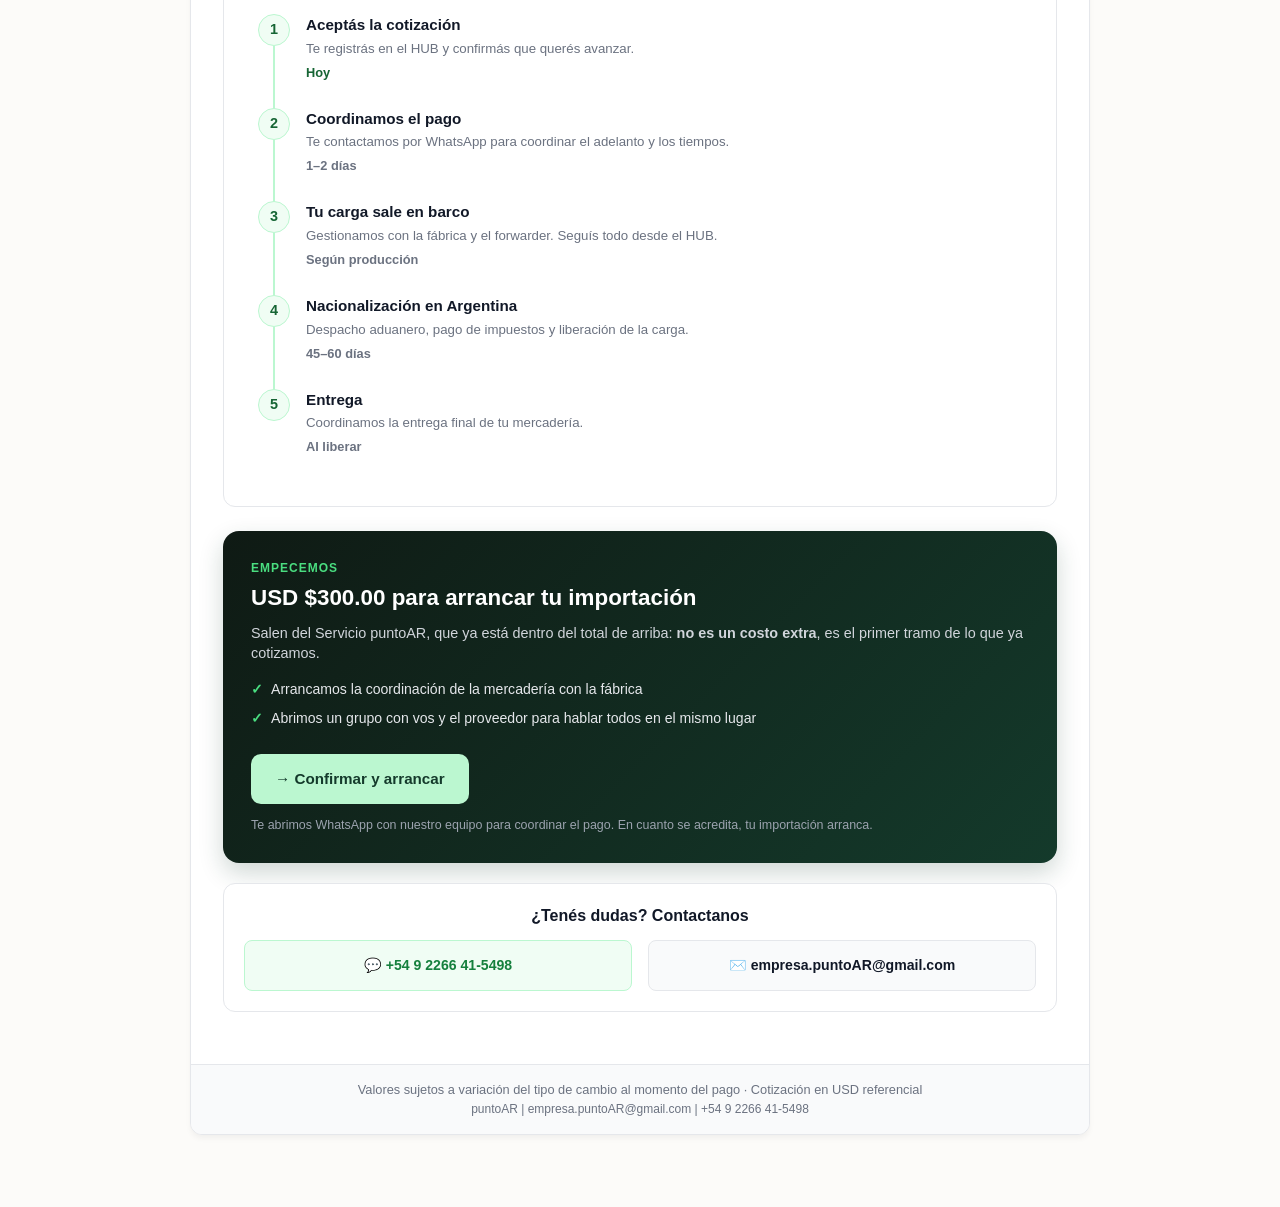
<file: puntoAR-cotizador.html>
<!DOCTYPE html>
<html lang="es">
<head>
    <meta charset="UTF-8">
    <meta name="viewport" content="width=device-width, initial-scale=1.0">
    <title>Cotización e Importación - PuntoAR</title>
    <style>
        :root {
            --primary-color: #143A2B;
            --primary-dark: #0F1A14;
            --bg-color: #fcfbf9;
            --card-bg: #ffffff;
            --text-main: #111827;
            --text-muted: #6b7280;
            --border-color: #e5e7eb;
            --accent-green: #f0fdf4;
            --border-green: #bbf7d0;
            --text-green: #166534;
        }
        * { box-sizing: border-box; margin: 0; padding: 0; font-family: -apple-system, BlinkMacSystemFont, 'Segoe UI', Roboto, Helvetica, Arial, sans-serif; }
        body { background-color: var(--bg-color); color: var(--text-main); line-height: 1.5; padding-bottom: 40px; }
        
        .page {
            max-width: 900px;
            margin: 32px auto;
            background: var(--card-bg);
            border: 1px solid var(--border-color);
            border-radius: 12px;
            box-shadow: 0 4px 6px -1px rgba(0, 0, 0, 0.05);
            overflow: hidden;
            display: flex;
            flex-direction: column;
            justify-content: space-between;
            page-break-after: always;
        }

        header { background: linear-gradient(120deg, var(--primary-color), var(--primary-dark)); color: white; padding: 20px 32px; display: flex; justify-content: space-between; align-items: center; }
        .logo-container img { height: 65px; object-fit: contain; }
        .header-title { font-size: 1.1rem; font-weight: 500; letter-spacing: 0.5px; opacity: 0.9; }

        .page-content { padding: 32px; flex-grow: 1; }
        
        .client-info { font-size: 0.85rem; color: var(--text-muted); margin-bottom: 16px; font-weight: 500; }
        .client-info span { color: var(--text-main); font-weight: 600; }

        .summary-grid { display: grid; grid-template-columns: repeat(3, 1fr); gap: 16px; margin-bottom: 24px; }
        .summary-card { background: #f9fafb; border: 1px solid var(--border-color); border-radius: 8px; padding: 16px; }
        .summary-card span { font-size: 0.8rem; color: var(--text-muted); display: block; margin-bottom: 4px; }
        .summary-card strong { font-size: 1.1rem; color: var(--text-main); }

        .route-info { font-size: 0.85rem; color: var(--text-muted); margin-bottom: 16px; display: flex; justify-content: space-between; }
        .route-info span { font-weight: 600; color: var(--text-main); }

        .section-box { border: 1px solid var(--border-color); border-radius: 12px; padding: 24px; margin-bottom: 20px; background: white; }
        .box-title { font-size: 1.05rem; font-weight: 700; color: var(--text-main); margin-bottom: 4px; }
        .box-desc { font-size: 0.85rem; color: var(--text-muted); margin-bottom: 16px; }

        .product-item { display: flex; justify-content: space-between; align-items: flex-start; padding-bottom: 16px; border-bottom: 1px solid var(--border-color); margin-bottom: 20px; }
        .product-name { font-weight: 600; font-size: 0.95rem; color: var(--text-main); }
        .product-detail { font-size: 0.8rem; color: var(--text-muted); margin-top: 2px; }
        .product-price { font-weight: 700; font-size: 1rem; text-align: right; }

        .metric-block { margin-bottom: 20px; }
        .metric-label { font-size: 0.85rem; color: var(--text-muted); font-weight: 500; }
        .metric-value { font-size: 1.8rem; font-weight: 800; color: var(--text-main); margin-top: 2px; }
        .metric-sub { font-size: 0.8rem; color: var(--text-muted); margin-top: 2px; }

        .recupero-banner { background-color: var(--accent-green); border: 1px solid var(--border-green); border-radius: 8px; padding: 14px 16px; display: flex; align-items: center; gap: 12px; margin-top: 20px; }
        .recupero-icon { background: #dcfce7; color: var(--text-green); width: 28px; height: 28px; border-radius: 50%; display: flex; align-items: center; justify-content: center; font-size: 0.9rem; flex-shrink: 0; }
        .recupero-text strong { font-size: 0.9rem; color: var(--text-green); display: block; }
        .recupero-text span { font-size: 0.8rem; color: #15803d; }

        /* Acordeones y líneas de tiempo */
        .accordion-item { border: 1px solid var(--border-color); border-radius: 8px; margin-bottom: 12px; background: white; overflow: hidden; }
        .accordion-header { width: 100%; display: flex; justify-content: space-between; align-items: center; padding: 16px; background: #fff; border: none; cursor: pointer; text-align: left; }
        .accordion-header:hover { background: #f9fafb; }
        .accordion-title { font-weight: 700; font-size: 0.95rem; color: var(--text-main); display: flex; align-items: center; gap: 10px; }
        .accordion-subtitle { font-size: 0.8rem; color: var(--text-muted); margin-top: 2px; }
        .accordion-price { font-weight: 700; font-size: 1rem; color: var(--text-main); display: flex; align-items: center; gap: 10px; }
        .accordion-content { display: none; padding: 16px; background: #fcfbf9; border-top: 1px solid var(--border-color); }
        .sub-row { display: flex; justify-content: space-between; font-size: 0.88rem; padding: 8px 0; border-bottom: 1px dashed var(--border-color); color: var(--text-muted); }
        .sub-row:last-child { border-bottom: none; }
        .sub-row span:last-child { font-weight: 600; color: var(--text-main); }

        /* Timeline / Etapas con montos alineados a la derecha */
        .timeline-container { position: relative; padding-left: 10px; }
        .timeline-step { display: flex; gap: 16px; margin-bottom: 24px; position: relative; align-items: flex-start; }
        .timeline-step:not(:last-child)::before { content: ''; position: absolute; left: 15px; top: 32px; bottom: -28px; width: 2px; background: var(--border-green); }
        .timeline-number { background: var(--accent-green); color: var(--text-green); width: 32px; height: 32px; border-radius: 50%; display: flex; align-items: center; justify-content: center; font-weight: 700; font-size: 0.9rem; flex-shrink: 0; border: 1px solid var(--border-green); }
        .timeline-content { display: grid; grid-template-columns: 1fr auto; gap: 12px; width: 100%; align-items: start; }
        .timeline-text h4 { font-size: 0.95rem; font-weight: 700; color: var(--text-main); margin-bottom: 2px; }
        .timeline-text p { font-size: 0.83rem; color: var(--text-muted); }
        .timeline-text .time-badge { font-size: 0.8rem; color: var(--text-green); font-weight: 600; margin-top: 4px; display: inline-block; }
        .timeline-amount { font-weight: 800; font-size: 1rem; color: var(--text-main); text-align: right; white-space: nowrap; }

        /* Tarjeta oscura "Empecemos" */
        .dark-card { background: linear-gradient(135deg, #0F1A14, #143A2B); color: white; border-radius: 16px; padding: 28px; margin-bottom: 20px; box-shadow: 0 10px 25px rgba(20, 58, 43, 0.2); }
        .dark-card h3 { font-size: 1.4rem; font-weight: 800; margin-bottom: 8px; }
        .dark-card p { font-size: 0.9rem; color: #d1d5db; margin-bottom: 16px; line-height: 1.4; }
        .feature-list { list-style: none; margin-bottom: 24px; }
        .feature-list li { font-size: 0.88rem; color: #e5e7eb; margin-bottom: 8px; display: flex; align-items: center; gap: 8px; }
        .feature-list li span { color: #4ade80; font-weight: bold; }
        .btn-confirm { background: #bbf7d0; color: #143A2B; border: none; padding: 14px 24px; border-radius: 10px; font-weight: 700; font-size: 0.95rem; cursor: pointer; display: inline-flex; align-items: center; gap: 8px; text-decoration: none; transition: background 0.2s; }
        .btn-confirm:hover { background: #86efac; }

        /* Contacto Grid */
        .contact-grid { display: grid; grid-template-columns: 1fr 1fr; gap: 16px; margin-top: 10px; }
        .contact-box { background: #f9fafb; border: 1px solid var(--border-color); border-radius: 8px; padding: 14px; text-align: center; text-decoration: none; color: var(--text-main); display: flex; align-items: center; justify-content: center; gap: 10px; font-weight: 600; font-size: 0.88rem; }
        .contact-box.whatsapp { background: #f0fdf4; border-color: #bbf7d0; color: #15803d; }

        footer { text-align: center; font-size: 0.8rem; color: var(--text-muted); border-top: 1px solid var(--border-color); padding: 16px 20px; line-height: 1.4; background: #f9fafb; }
        footer div { margin-top: 2px; font-size: 0.75rem; }

        @media print {
            body { background: white; }
            .page { border: none; box-shadow: none; margin: 0; max-width: 100%; }
            .accordion-content { display: block !important; }
        }
    </style>
</head>
<body>

    <!-- ================= PÁGINA 1: RESUMEN EJECUTIVO ================= -->
    <div class="page">
        <div>
            <header>
                <div class="logo-container">
                    <img src="puntoAR_logo_placa_blanca_alargada2.png" alt="PuntoAR Logo">
                </div>
                <div class="header-title">Cotización de Importación</div>
            </header>

            <div class="page-content">
                <div class="client-info">
                    Preparada para <span>Jose Argentiro</span> · 7 de septiembre, 2026
                </div>

                <!-- Tarjetas superiores -->
                <div class="summary-grid">
                    <div class="summary-card">
                        <span>Peso total</span>
                        <strong>360 kg</strong>
                    </div>
                    <div class="summary-card">
                        <span>Volumen</span>
                        <strong>4,7 CBM</strong>
                    </div>
                    <div class="summary-card">
                        <span>Productos</span>
                        <strong>1 artículo</strong>
                    </div>
                </div>

                <div class="section-box">
                    <div class="route-info">
                        <span>Marítimo · China → Argentina · 1 productos</span>
                        <span>#ADX-001381</span>
                    </div>

                    <div class="box-title">Precio de los productos</div>
                    <div class="box-desc">Lo que le pagás a la fábrica (FOB). Todavía sin flete, impuestos ni gastos.</div>

                    <div class="product-item">
                        <div>
                            <div class="product-name">Silla de estética E019-2</div>
                            <div class="product-detail">4 uds × USD $480.00</div>
                        </div>
                        <div class="product-price">USD $1,920.00</div>
                    </div>

                    <div class="metric-block" style="border-bottom: 1px solid var(--border-color); padding-bottom: 20px; margin-bottom: 20px;">
                        <div class="metric-label">Costo de los productos</div>
                        <div class="metric-value">USD $1,920.00</div>
                        <div class="metric-sub">≈ $ 2.937.600</div>
                        <div style="font-size: 0.8rem; color: var(--text-muted); margin-top: 6px;">El valor de la mercadería</div>
                    </div>

                    <div class="metric-block">
                        <div class="metric-label">Costos de importación</div>
                        <div class="metric-value">USD $7,898.27</div>
                        <div class="metric-sub">≈ $ 12.084.353</div>
                        <div style="font-size: 0.8rem; color: var(--text-muted); margin-top: 6px;">Flete, seguro, impuestos, gastos y nuestro servicio</div>
                    </div>

                    <!-- Banner de Recupero -->
                    <div class="recupero-banner">
                        <div class="recupero-icon">↺</div>
                        <div class="recupero-text">
                            <strong>Tu costo de importación real es USD $6,322.55</strong>
                            <span>Ya descontado el recupero de impuestos</span>
                        </div>
                    </div>
                </div>
            </div>
        </div>

        <footer>
            Valores sujetos a variación del tipo de cambio al momento del pago
            <div>puntoAR | empresa.puntoAR@gmail.com | +54 9 2266 41-5498</div>
        </footer>
    </div>

    <!-- ================= PÁGINA 2: DESGLOSE DETALLADO CON ACORDEONES ================= -->
    <div class="page">
        <div>
            <header>
                <div class="logo-container">
                    <img src="puntoAR_logo_placa_blanca_alargada2.png" alt="PuntoAR Logo">
                </div>
                <div class="header-title">Desglose Detallado</div>
            </header>

            <div class="page-content">
                <div style="margin-bottom: 24px;">
                    <h3 style="font-size: 1.1rem; margin-bottom: 14px; font-weight: 700;">Desglose por concepto</h3>

                    <!-- 1. Mercadería (FOB) -->
                    <div class="accordion-item">
                        <button class="accordion-header" onclick="toggleAccordion('fob-content', this)">
                            <div>
                                <div class="accordion-title">📦 Mercadería (FOB)</div>
                                <div class="accordion-subtitle">Lo que le pagás a la fábrica</div>
                            </div>
                            <div class="accordion-price">USD $1,920.00 <span style="font-size:0.8rem">▼</span></div>
                        </button>
                        <div id="fob-content" class="accordion-content">
                            <div class="sub-row"><span>Silla de estética E019-2 (4 uds)</span><span>USD $1,920.00</span></div>
                        </div>
                    </div>

                    <!-- 2. Flete y seguro marítimo -->
                    <div class="accordion-item">
                        <button class="accordion-header" onclick="toggleAccordion('flete-content', this)">
                            <div>
                                <div class="accordion-title">⚓ Flete y seguro marítimo</div>
                                <div class="accordion-subtitle">Marítimo · traer la carga hasta destino</div>
                            </div>
                            <div class="accordion-price">USD $710.80 <span style="font-size:0.8rem">▼</span></div>
                        </button>
                        <div id="flete-content" class="accordion-content">
                            <div class="sub-row"><span>Flete internacional</span><span>USD $684.75</span></div>
                            <div class="sub-row"><span>Seguro internacional</span><span>USD $26.05</span></div>
                        </div>
                    </div>

                    <!-- 3. Impuestos de importación -->
                    <div class="accordion-item">
                        <button class="accordion-header" onclick="toggleAccordion('impuestos-content', this)">
                            <div>
                                <div class="accordion-title">📋 Impuestos de importación</div>
                                <div class="accordion-subtitle">Arancel, tasa, IVA y percepciones · parte recuperable</div>
                            </div>
                            <div class="accordion-price">USD $2,128.18 <span style="font-size:0.8rem">▼</span></div>
                        </button>
                        <div id="impuestos-content" class="accordion-content">
                            <div class="sub-row"><span>Derechos de importación (arancel)</span><span>USD $473.54</span></div>
                            <div class="sub-row"><span>Tasa estadística</span><span>USD $78.92</span></div>
                            <div class="sub-row"><span>IVA</span><span>USD $668.49</span></div>
                            <div class="sub-row"><span>IVA adicional</span><span>USD $636.65</span></div>
                            <div class="sub-row"><span>Percepción IIBB</span><span>USD $79.58</span></div>
                            <div class="sub-row"><span>Percepción Ganancias</span><span>USD $191.00</span></div>
                        </div>
                    </div>

                    <!-- 4. Gastos en destino -->
                    <div class="accordion-item">
                        <button class="accordion-header" onclick="toggleAccordion('gastos-content', this)">
                            <div>
                                <div class="accordion-title">🏢 Gastos en destino</div>
                                <div class="accordion-subtitle">Puerto, terminal, transporte y despacho</div>
                            </div>
                            <div class="accordion-price">USD $2,201.95 <span style="font-size:0.8rem">▼</span></div>
                        </button>
                        <div id="gastos-content" class="accordion-content">
                            <div class="sub-row"><span>Tasa AGP (LCL)</span><span>USD $18.89</span></div>
                            <div class="sub-row"><span>Manejo de documentación (LCL)</span><span>USD $75.00</span></div>
                            <div class="sub-row"><span>Gastos administrativos depósito LCL</span><span>USD $80.00</span></div>
                            <div class="sub-row"><span>CF TLAT</span><span>USD $90.00</span></div>
                            <div class="sub-row"><span>Gastos operativos</span><span>USD $300.00</span></div>
                            <div class="sub-row"><span>Desconsolidación</span><span>USD $118.06</span></div>
                            <div class="sub-row"><span>Emisión BL</span><span>USD $65.00</span></div>
                            <div class="sub-row"><span>Depósito fiscal LCL 0 - 5 m³</span><span>USD $865.00</span></div>
                            <div class="sub-row"><span>Entrega LCL 0 - 5 m³</span><span>USD $165.00</span></div>
                            <div class="sub-row"><span>Aduana y liberación</span><span>USD $350.00</span></div>
                        </div>
                    </div>

                    <!-- 5. Intervenciones y certificaciones -->
                    <div class="accordion-item">
                        <button class="accordion-header" onclick="toggleAccordion('cert-content', this)">
                            <div>
                                <div class="accordion-title">🛡️ Intervenciones y certificaciones</div>
                                <div class="accordion-subtitle">Organismos y certificados requeridos</div>
                            </div>
                            <div class="accordion-price">USD $1,900.00 <span style="font-size:0.8rem">▼</span></div>
                        </button>
                        <div id="cert-content" class="accordion-content">
                            <div class="sub-row"><span>ANMAT</span><span>USD $600.00</span></div>
                            <div class="sub-row"><span>Seguridad Eléctrica (certificación completa)</span><span>USD $1,300.00</span></div>
                        </div>
                    </div>

                    <!-- 6. Servicio puntoAR -->
                    <div class="accordion-item">
                        <button class="accordion-header" onclick="toggleAccordion('aduanex-content', this)">
                            <div>
                                <div class="accordion-title">⚙️ Servicio puntoAR</div>
                                <div class="accordion-subtitle">Gestión, coordinación y despacho de tu operación</div>
                            </div>
                            <div class="accordion-price">USD $1244.55 <span style="font-size:0.8rem">▼</span></div>
                        </button>
                        <div id="aduanex-content" class="accordion-content">
                            <div class="sub-row"><span>Gestión y coordinación de la operación</span><span>USD $1244.55</span></div>
                        </div>
                    </div>

                </div>

                <!-- Total de la cotización -->
                <div style="background: #f0fdf4; border: 1px solid #bbf7d0; border-radius: 8px; padding: 20px; display: flex; justify-content: space-between; align-items: center; margin-bottom: 24px;">
                    <div>
                        <strong style="font-size: 1.1rem; color: var(--primary-dark);">Total cotización</strong>
                        <p style="font-size: 0.8rem; color: var(--text-muted);">Suma total de conceptos de la importación</p>
                    </div>
                    <div style="font-size: 1.6rem; font-weight: 800; color: var(--primary-color);">USD $10,105.48</div>
                </div>
            </div>
        </div>

        <footer>
            Valores sujetos a variación del tipo de cambio al momento del pago
            <div>puntoAR | empresa.puntoAR@gmail.com | +54 9 2266 41-5498</div>
        </footer>
    </div>

    <!-- ================= PÁGINA 3: CÓMO SE PAGA (ETAPAS) ================= -->
    <div class="page">
        <div>
            <header>
                <div class="logo-container">
                    <img src="puntoAR_logo_placa_blanca_alargada2.png" alt="PuntoAR Logo">
                </div>
                <div class="header-title">Plan de Pagos</div>
            </header>

            <div class="page-content">
                <div class="section-box">
                    <div class="box-title" style="font-size: 1.2rem; margin-bottom: 6px;">Cómo se paga</div>
                    <div class="box-desc" style="margin-bottom: 24px;">El costo total se paga en etapas, a medida que avanza tu importación.</div>

                    <!-- Lista de pagos por etapas con montos alineados a la derecha -->
                    <div class="timeline-container">
                        <div class="timeline-step">
                            <div class="timeline-number">1</div>
                            <div class="timeline-content">
                                <div class="timeline-text">
                                    <h4>Confirmación de operación</h4>
                                    <p>Sale del Servicio puntoAR: no es un costo aparte, es el primer tramo de lo que ya está en el total.</p>
                                    <span class="time-badge">Al aceptar la cotización</span>
                                </div>
                                <div class="timeline-amount">USD $300.00</div>
                            </div>
                        </div>

                        <div class="timeline-step">
                            <div class="timeline-number">2</div>
                            <div class="timeline-content">
                                <div class="timeline-text">
                                    <h4>Pago de mercadería</h4>
                                    <p>El pago de tu mercadería al proveedor, al confirmar la orden con la fábrica.</p>
                                    <span class="time-badge" style="color: var(--text-muted);">Fecha estimada · 15 sep</span>
                                </div>
                                <div class="timeline-amount">USD $1,920.00</div>
                            </div>
                        </div>

                        <div class="timeline-step">
                            <div class="timeline-number">3</div>
                            <div class="timeline-content">
                                <div class="timeline-text">
                                    <h4>Certificaciones</h4>
                                    <p>Trámites y homologaciones que requiere tu producto.</p>
                                    <span class="time-badge" style="color: var(--text-muted);">Fecha estimada · 10 oct</span>
                                </div>
                                <div class="timeline-amount">USD $1,900.00</div>
                            </div>
                        </div>

                        <div class="timeline-step">
                            <div class="timeline-number">4</div>
                            <div class="timeline-content">
                                <div class="timeline-text">
                                    <h4>VEP de Aduana</h4>
                                    <p>Los impuestos de la importación, que se pagan al nacionalizar.</p>
                                    <span class="time-badge" style="color: var(--text-muted);">Fecha estimada · 20 oct</span>
                                </div>
                                <div class="timeline-amount">USD $2,128.18</div>
                            </div>
                        </div>

                        <div class="timeline-step">
                            <div class="timeline-number">5</div>
                            <div class="timeline-content">
                                <div class="timeline-text">
                                    <h4>Liquidación final</h4>
                                    <p>Flete internacional, gastos en destino y el resto del Servicio puntoAR.</p>
                                    <span class="time-badge" style="color: var(--text-muted);">Fecha estimada · 25 oct</span>
                                </div>
                                <div class="timeline-amount">USD $3,857.30</div>
                            </div>
                        </div>
                    </div>

                    <!-- Total box menor -->
                    <div style="background: #f9fafb; border: 1px solid var(--border-color); border-radius: 8px; padding: 16px; margin-top: 24px; display: flex; justify-content: space-between; align-items: center;">
                        <div>
                            <strong style="font-size: 1rem; color: var(--text-main);">Total</strong>
                            <p style="font-size: 0.78rem; color: var(--text-muted);">Las fechas son estimadas. Los montos son de esta cotización: no se suma nada por pagar en etapas.</p>
                        </div>
                        <div style="font-size: 1.4rem; font-weight: 800; color: var(--primary-color);">USD $10,105.48</div>
                    </div>
                </div>
            </div>
        </div>

        <footer>
            Valores sujetos a variación del tipo de cambio al momento del pago
            <div>puntoAR | empresa.puntoAR@gmail.com | +54 9 2266 41-5498</div>
        </footer>
    </div>

    <!-- ================= PÁGINA 4: QUÉ PASA DESPUÉS Y EMPECEMOS ================= -->
    <div class="page">
        <div>
            <header>
                <div class="logo-container">
                    <img src="puntoAR_logo_placa_blanca_alargada2.png" alt="PuntoAR Logo">
                </div>
                <div class="header-title">Próximos Pasos</div>
            </header>

            <div class="page-content">
                <!-- ¿Qué pasa después? -->
                <div class="section-box" style="margin-bottom: 24px;">
                    <div class="box-title" style="font-size: 1.1rem; margin-bottom: 4px;">¿Qué pasa después?</div>
                    <div class="box-desc" style="margin-bottom: 20px;">Así sigue tu importación marítima una vez que aceptás.</div>

                    <div class="timeline-container">
                        <div class="timeline-step">
                            <div class="timeline-number">1</div>
                            <div class="timeline-content">
                                <div class="timeline-text">
                                    <h4>Aceptás la cotización</h4>
                                    <p>Te registrás en el HUB y confirmás que querés avanzar.</p>
                                    <span class="time-badge">Hoy</span>
                                </div>
                            </div>
                        </div>

                        <div class="timeline-step">
                            <div class="timeline-number">2</div>
                            <div class="timeline-content">
                                <div class="timeline-text">
                                    <h4>Coordinamos el pago</h4>
                                    <p>Te contactamos por WhatsApp para coordinar el adelanto y los tiempos.</p>
                                    <span class="time-badge" style="color: var(--text-muted);">1–2 días</span>
                                </div>
                            </div>
                        </div>

                        <div class="timeline-step">
                            <div class="timeline-number">3</div>
                            <div class="timeline-content">
                                <div class="timeline-text">
                                    <h4>Tu carga sale en barco</h4>
                                    <p>Gestionamos con la fábrica y el forwarder. Seguís todo desde el HUB.</p>
                                    <span class="time-badge" style="color: var(--text-muted);">Según producción</span>
                                </div>
                            </div>
                        </div>

                        <div class="timeline-step">
                            <div class="timeline-number">4</div>
                            <div class="timeline-content">
                                <div class="timeline-text">
                                    <h4>Nacionalización en Argentina</h4>
                                    <p>Despacho aduanero, pago de impuestos y liberación de la carga.</p>
                                    <span class="time-badge" style="color: var(--text-muted);">45–60 días</span>
                                </div>
                            </div>
                        </div>

                        <div class="timeline-step">
                            <div class="timeline-number">5</div>
                            <div class="timeline-content">
                                <div class="timeline-text">
                                    <h4>Entrega</h4>
                                    <p>Coordinamos la entrega final de tu mercadería.</p>
                                    <span class="time-badge" style="color: var(--text-muted);">Al liberar</span>
                                </div>
                            </div>
                        </div>
                    </div>
                </div>

                <!-- Tarjeta Oscura Empecemos -->
                <div class="dark-card">
                    <span style="font-size: 0.75rem; font-weight: 700; letter-spacing: 1px; color: #4ade80; text-transform: uppercase; display: block; margin-bottom: 4px;">Empecemos</span>
                    <h3>USD $300.00 para arrancar tu importación</h3>
                    <p>Salen del Servicio puntoAR, que ya está dentro del total de arriba: <strong>no es un costo extra</strong>, es el primer tramo de lo que ya cotizamos.</p>
                    
                    <ul class="feature-list">
                        <li><span>✓</span> Arrancamos la coordinación de la mercadería con la fábrica</li>
                        <li><span>✓</span> Abrimos un grupo con vos y el proveedor para hablar todos en el mismo lugar</li>
                        <!--<li><span>✓</span> Te damos acceso a la plataforma para seguir tu importación en tiempo real</li> -->
                    </ul>

                    <a href="https://wa.me/5492266415498" target="_blank" class="btn-confirm">
                        → Confirmar y arrancar
                    </a>
                    <div style="font-size: 0.78rem; color: #9ca3af; margin-top: 12px;">
                        Te abrimos WhatsApp con nuestro equipo para coordinar el pago. En cuanto se acredita, tu importación arranca.
                    </div>
                </div>

                <!-- Bloque de Dudas / Contacto -->
                <div class="section-box" style="text-align: center; padding: 20px;">
                    <div style="font-weight: 700; font-size: 1rem; margin-bottom: 12px;">¿Tenés dudas? Contactanos</div>
                    <div class="contact-grid">
                        <a href="https://wa.me/5492266415498" class="contact-box whatsapp">
                            💬 +54 9 2266 41-5498
                        </a>
                        <a href="mailto:empresa.puntoAR@gmail.com" class="contact-box">
                            ✉️ empresa.puntoAR@gmail.com
                        </a>
                    </div>
                </div>
            </div>
        </div>

        <footer>
            Valores sujetos a variación del tipo de cambio al momento del pago · Cotización en USD referencial
            <div>puntoAR | empresa.puntoAR@gmail.com | +54 9 2266 41-5498</div>
        </footer>
    </div>

    <script>
        function toggleAccordion(id, btn) {
            const content = document.getElementById(id);
            const arrow = btn.querySelector('.accordion-price span');
            if (content.style.display === 'block') {
                content.style.display = 'none';
                arrow.textContent = '▼';
            } else {
                content.style.display = 'block';
                arrow.textContent = '▲';
            }
        }
    </script>
</body>
</html>
</file>
<file: styles.css>
:root {
    --primary-color: #143A2B;
    --primary-dark: #0F1A14;
    --bg-color: #f4f5f2;
    --card-bg: #ffffff;
    --text-main: #0F1A14;
    --text-muted: #7A8278;
    --border-color: #e7e9e4;
    --accent-green: #ecfccb;
    --border-green: #d9f0b8;
    --text-green: #2E6B4F;
}
* { box-sizing: border-box; margin: 0; padding: 0; font-family: -apple-system, BlinkMacSystemFont, 'Segoe UI', Roboto, Helvetica, Arial, sans-serif; }
body { background-color: var(--bg-color); color: var(--text-main); line-height: 1.5; padding: 12px; }

.page {
    max-width: 720px;
    margin: 20px auto;
    background: var(--card-bg);
    border: 1px solid var(--border-color);
    border-radius: 20px;
    box-shadow: 0 4px 20px rgba(15, 26, 20, 0.04);
    overflow: hidden;
    display: flex;
    flex-direction: column;
    justify-content: space-between;
    page-break-after: always;
}

header { background: linear-gradient(120deg, rgb(20, 58, 43), rgb(15, 26, 20)); color: white; padding: 20px 24px; display: flex; justify-content: space-between; align-items: center; flex-wrap: wrap; gap: 12px; }
.logo-container img { height: 48px; object-fit: contain; }
.header-title { font-size: 1.1rem; font-weight: 500; letter-spacing: 0.5px; opacity: 0.9; text-align: right; }

.page-content { padding: 24px; flex-grow: 1; }

.client-info { font-size: 13px; color: var(--text-muted); margin-bottom: 18px; font-weight: 500; }
.client-info span { color: var(--text-main); font-weight: 700; }

.summary-grid { display: grid; grid-template-columns: repeat(3, 1fr); gap: 10px; margin-bottom: 18px; }
.summary-card { background: rgb(255, 255, 255); border: 1px solid var(--border-color); border-radius: 14px; padding: 14px 16px; display: flex; align-items: center; gap: 11px; }
.summary-icon { width: 34px; height: 34px; border-radius: 10px; background: var(--accent-green); color: var(--text-green); display: grid; place-items: center; flex-shrink: 0; }
.summary-info span { font-size: 11px; color: var(--text-muted); display: block; }
.summary-info strong { font-size: 15px; font-weight: 800; color: var(--text-main); }

.route-info { display: flex; justify-content: space-between; align-items: baseline; font-size: 13px; color: var(--text-muted); margin-bottom: 18px; gap: 12px; flex-wrap: wrap; }
.route-info span:last-child { flex-shrink: 0; letter-spacing: 0.02em; font-family: ui-monospace, monospace; font-weight: 600; }

.section-box { border: 1px solid var(--border-color); border-radius: 20px; padding: 28px; margin-bottom: 20px; background: white; }
.box-title { font-size: 13.5px; font-weight: 800; color: var(--text-main); margin-bottom: 2px; }
.box-desc { font-size: 12.5px; color: var(--text-muted); margin-bottom: 18px; }

.product-item { display: flex; align-items: center; justify-content: space-between; gap: 12px; padding: 12px 0; border-top: 1px solid var(--border-color); }
.product-name { font-weight: 700; font-size: 13px; color: var(--text-main); }
.product-detail { font-size: 11.5px; color: var(--text-muted); margin-top: 1px; }

.qty-control { display: flex; align-items: center; gap: 8px; margin-top: 6px; }
.qty-btn { background: var(--border-color); border: none; width: 22px; height: 22px; border-radius: 4px; font-weight: bold; cursor: pointer; display: grid; place-items: center; }
.qty-btn:hover { background: #d1d5db; }
.qty-input { width: 36px; text-align: center; font-size: 12px; font-weight: 700; border: 1px solid var(--border-color); border-radius: 4px; padding: 2px; }

.product-price { font-weight: 800; font-size: 14px; text-align: right; white-space: nowrap; font-variant-numeric: tabular-nums; }

.metric-block { margin-bottom: 20px; }
.metric-label { font-size: 14px; color: var(--text-muted); margin-bottom: 4px; }
.metric-value { font-size: 36px; font-weight: 800; color: var(--text-main); letter-spacing: -0.03em; line-height: 1; }
.metric-sub { font-size: 12.5px; color: var(--text-muted); margin-top: 5px; }

.recupero-banner { background-color: var(--accent-green); border: 1px solid var(--border-green); border-radius: 14px; padding: 14px 16px; display: flex; align-items: center; gap: 12px; margin-top: 14px; }
.recupero-icon { width: 30px; height: 30px; border-radius: 99px; background: #fff; border: 1px solid var(--border-green); display: grid; place-items: center; flex-shrink: 0; color: var(--text-green); }
.recupero-text strong { font-size: 14px; font-weight: 800; color: var(--primary-color); display: block; }
.recupero-text span { font-size: 12.5px; color: var(--text-green); margin-top: 2px; display: block; }

.accordion-item { border: 1px solid var(--border-color); border-radius: 14px; margin-bottom: 12px; background: white; overflow: hidden; }
.accordion-header { width: 100%; display: flex; justify-content: space-between; align-items: center; padding: 16px; background: #fff; border: none; cursor: pointer; text-align: left; }
.accordion-header:hover { background: #f9fafb; }
.accordion-title { font-weight: 700; font-size: 0.95rem; color: var(--text-main); display: flex; align-items: center; gap: 10px; }
.accordion-subtitle { font-size: 0.8rem; color: var(--text-muted); margin-top: 2px; }
.accordion-price { font-weight: 800; font-size: 1rem; color: var(--text-main); display: flex; align-items: center; gap: 10px; white-space: nowrap; }
.accordion-content { display: none; padding: 16px; background: #fafbf8; border-top: 1px solid var(--border-color); }
.sub-row { display: flex; justify-content: space-between; font-size: 0.88rem; padding: 8px 0; border-bottom: 1px dashed var(--border-color); color: var(--text-muted); gap: 10px; }
.sub-row:last-child { border-bottom: none; }
.sub-row span:last-child { font-weight: 600; color: var(--text-main); text-align: right; }

#toast-container { position: fixed; bottom: 24px; right: 24px; z-index: 9999; display: flex; flex-direction: column; gap: 8px; }
.toast { background: #0F1A14; color: #fff; padding: 12px 20px; border-radius: 12px; font-size: 13px; font-weight: 600; box-shadow: 0 10px 25px rgba(0,0,0,0.15); animation: fadeUp 0.3s ease; display: flex; align-items: center; gap: 8px; }
.toast span { color: #A3E635; }

@keyframes fadeUp { from { opacity: 0; transform: translateY(10px); } to { opacity: 1; transform: translateY(0); } }

.timeline-container { position: relative; padding-left: 0px; }
.timeline-step { display: flex; gap: 14px; padding-bottom: 20px; position: relative; align-items: flex-start; }
.timeline-step:not(:last-child)::before { content: ''; position: absolute; left: 15px; top: 32px; bottom: 0px; width: 2px; background: rgb(238, 240, 236); }
.timeline-number { width: 32px; height: 32px; border-radius: 99px; background: var(--accent-green); color: var(--text-green); display: grid; place-items: center; font-size: 13px; font-weight: 800; flex-shrink: 0; position: relative; z-index: 1; border: 1px solid var(--border-green); }
.timeline-content { display: flex; justify-content: space-between; align-items: flex-start; gap: 12px; width: 100%; }
.timeline-text { flex-grow: 1; }
.timeline-text h4 { font-size: 13.5px; font-weight: 700; color: var(--text-main); margin-bottom: 2px; }
.timeline-text p { font-size: 12px; color: var(--text-muted); line-height: 1.45; }
.timeline-amount { font-weight: 800; font-size: 14.5px; color: var(--text-main); text-align: right; white-space: nowrap; }

/* Enlace interactivo en tono gris simple */
.detail-toggle-btn { background: none; border: none; color: #7A8278; font-size: 12px; font-weight: 600; cursor: pointer; padding: 0; text-decoration: underline; display: inline-flex; align-items: center; gap: 2px; }
.detail-toggle-btn:hover { color: var(--text-main); }
.payment-dropdown-content { display: none; background: #f9fafb; border: 1px solid var(--border-color); border-radius: 12px; padding: 14px; margin-top: 12px; font-size: 12.5px; width: 100%; }

.dark-card { background: linear-gradient(135deg, #0F1A14, #143A2B); color: white; border-radius: 22px; padding: 30px 28px; margin-bottom: 20px; box-shadow: 0 10px 25px rgba(20, 58, 43, 0.2); position: relative; overflow: hidden; }
.dark-card h3 { font-size: 23px; font-weight: 800; margin-bottom: 8px; }
.dark-card p { font-size: 13.5px; color: #94a39a; margin-bottom: 16px; line-height: 1.55; }
.feature-list { list-style: none; margin-bottom: 24px; display: grid; gap: 8px; }
.feature-list li { font-size: 13px; color: #94a39a; display: flex; align-items: flex-start; gap: 9px; line-height: 1.45; }
.feature-list li span { color: #A3E635; font-weight: bold; flex-shrink: 0; margin-top: 2px; }
.btn-confirm { background: #A3E635; color: #0F1A14; border: none; padding: 15px 28px; border-radius: 13px; font-weight: 800; font-size: 15px; cursor: pointer; display: inline-flex; align-items: center; gap: 9px; text-decoration: none; transition: background 0.2s; }
.btn-confirm:hover { background: #bef264; }

.contact-grid { display: grid; grid-template-columns: 1fr 1fr; gap: 12px; margin-top: 10px; }
.contact-box { background: #fafbf8; border: 1px solid var(--border-color); border-radius: 12px; padding: 11px 18px; text-align: center; text-decoration: none; color: var(--text-main); display: flex; align-items: center; justify-content: center; gap: 9px; font-weight: 700; font-size: 13.5px; }
.contact-box.whatsapp { background: #e7f7ee; border-color: #c6e9d2; color: #25a36a; }

.btn-pdf { display: flex; align-items: center; justify-content: center; gap: 9px; width: 100%; background: #ffffff; border: 1px solid var(--border-color); border-radius: 12px; padding: 12px 22px; font-weight: 700; font-size: 13.5px; color: var(--text-main); cursor: pointer; text-decoration: none; margin-bottom: 20px; transition: background 0.2s; }
.btn-pdf:hover { background: #f9fafb; }

footer { text-align: center; font-size: 12px; color: var(--text-muted); border-top: 1px solid var(--border-color); padding: 20px; line-height: 1.5; background: #fafbf8; }
footer div { margin-top: 4px; font-size: 11.5px; }

@media (max-width: 600px) {
    body { padding: 4px; }
    .page { margin: 6px auto; border-radius: 12px; }
    .page-content { padding: 16px 12px; }
    .summary-grid { grid-template-columns: repeat(3, 1fr); gap: 6px; }
    .summary-card { padding: 10px 8px; gap: 6px; flex-direction: column; text-align: center; }
    .summary-info strong { font-size: 13px; }
    .summary-info span { font-size: 9.5px; }
    .summary-icon { width: 28px; height: 28px; border-radius: 8px; }
    .metric-value { font-size: 28px; }
    header { padding: 16px; }
    .contact-grid { grid-template-columns: 1fr; }
    .timeline-content { flex-direction: column; align-items: flex-start; gap: 4px; }
    .timeline-amount { text-align: left; }
}

@media print {
    body { background: white; padding: 0; }
    .page { border: none; box-shadow: none; margin: 0; max-width: 100%; page-break-after: always; }
    .accordion-content { display: block !important; }
    .btn-pdf, .qpv-print-hide { display: none !important; }
}
</file>
